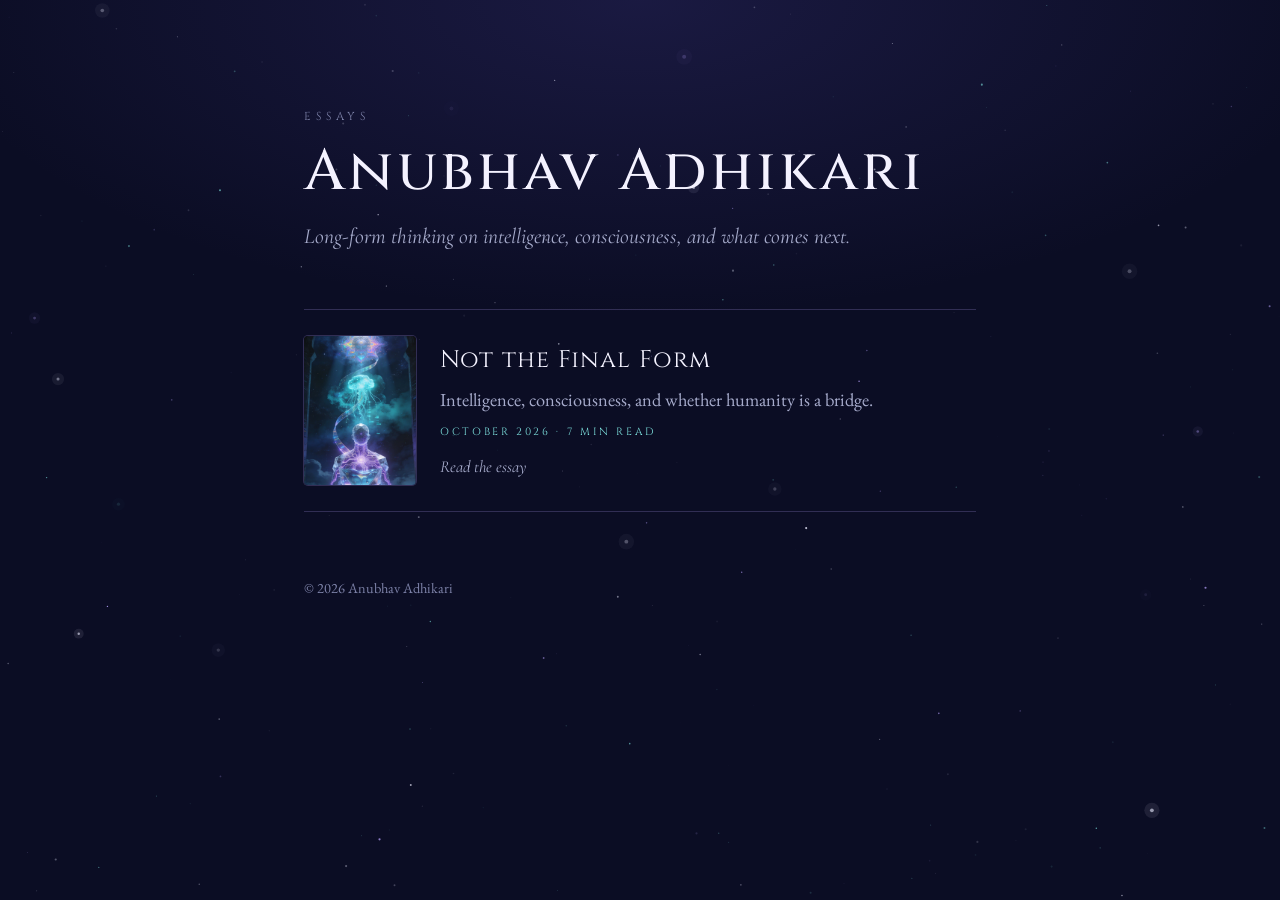
<file: index.html>
<!doctype html>
<html lang="en">
<head>
<meta charset="utf-8">
<meta name="viewport" content="width=device-width, initial-scale=1, viewport-fit=cover">
<title>Essays by Anubhav Adhikari</title>
<meta name="description" content="Long-form essays by Anubhav Adhikari on intelligence, consciousness, and technology.">
<link rel="icon" href="data:image/svg+xml,%3Csvg xmlns=%22http://www.w3.org/2000/svg%22 viewBox=%220 0 32 32%22%3E%3Crect width=%2232%22 height=%2232%22 rx=%227%22 fill=%22%230b0d24%22/%3E%3Cpath d=%22M16 4c1 7 5 11 12 12-7 1-11 5-12 12-1-7-5-11-12-12 7-1 11-5 12-12z%22 fill=%22%23b9a4ff%22/%3E%3C/svg%3E">
<meta name="theme-color" content="#0b0d24">
<meta property="og:title" content="Essays by Anubhav Adhikari">
<meta property="og:description" content="Long-form essays on intelligence, consciousness, and what comes next.">
<meta property="og:image" content="https://anubhavlfc.github.io/AI-and-Consciousness/not-the-final-form/img/og.jpg">
<meta name="twitter:card" content="summary_large_image">
<link rel="preconnect" href="https://fonts.googleapis.com">
<link rel="preconnect" href="https://fonts.gstatic.com" crossorigin>
<link rel="stylesheet" href="https://fonts.googleapis.com/css2?family=Cinzel:wght@400;500&family=Cormorant+Garamond:ital@1&family=EB+Garamond:wght@400;500&display=swap">
<style>
:root {
  --night: #0b0d24; --ink: #d9dcef; --ink-soft: #a6abcb; --ink-faint: #7d82a8;
  --violet: #b9a4ff; --teal: #7fe3e0; --rule: rgba(185, 164, 255, 0.22);
  --display: "Cinzel", "Times New Roman", serif;
  --quote: "Cormorant Garamond", Garamond, serif;
  --body: "EB Garamond", Garamond, Georgia, serif;
  color-scheme: dark;
}
* { box-sizing: border-box; }
body {
  margin: 0; min-height: 100vh;
  background: var(--night);
  background-image: radial-gradient(ellipse 80% 50% at 50% 0%, rgba(80, 70, 170, 0.22), transparent 70%);
  color: var(--ink); font-family: var(--body); font-size: 1.15rem; line-height: 1.6;
  -webkit-font-smoothing: antialiased;
}
.wrap { max-width: 44rem; margin: 0 auto; padding: clamp(4rem, 12vh, 8rem) 16px 4rem; }
header p:first-child { font-family: var(--display); font-size: 0.72rem; letter-spacing: 0.42em; text-transform: uppercase; color: var(--ink-faint); margin: 0 0 1rem; }
h1 { font-family: var(--display); font-weight: 500; font-size: clamp(2.2rem, 1.6rem + 3vw, 3.6rem); letter-spacing: 0.06em; line-height: 1.05; margin: 0; color: #f4f2ff; }
.intro { font-family: var(--quote); font-style: italic; font-size: 1.35rem; color: var(--ink-soft); margin: 1rem 0 0; }
ul { list-style: none; margin: 3.5rem 0 0; padding: 0; border-top: 1px solid var(--rule); }
li { border-bottom: 1px solid var(--rule); }
.essay { display: grid; grid-template-columns: 7rem 1fr; gap: 1.5rem; padding: 1.6rem 0; color: inherit; text-decoration: none; align-items: center; }
.essay img { width: 100%; aspect-ratio: 3 / 4; object-fit: cover; border-radius: 3px; }
.essay h2 { font-family: var(--display); font-weight: 400; font-size: 1.5rem; letter-spacing: 0.05em; margin: 0; color: #f4f2ff; }
.essay p { margin: 0.4rem 0 0; color: var(--ink-soft); }
.essay small { display: block; margin-top: 0.6rem; font-family: var(--display); font-size: 0.66rem; letter-spacing: 0.25em; text-transform: uppercase; color: var(--teal); }
.essay:hover h2, .essay:focus-visible h2 { color: var(--violet); }
.essay:focus-visible { outline: 2px solid var(--teal); outline-offset: 4px; }
footer { margin-top: 4rem; font-size: 0.9rem; color: var(--ink-faint); }

.sky { position: fixed; inset: 0; z-index: 0; pointer-events: none; }
.sky canvas.stars { position: absolute; }
.wrap { position: relative; z-index: 1; }

/* entrance */
header > p:first-child { animation: xp-rise 0.9s 0.2s ease-out both; }
h1 { animation: xp-focus 1.8s 0.35s cubic-bezier(.2,.7,.2,1) both; }
.intro { animation: xp-rise 1s 1.2s ease-out both; }
ul { animation: xp-rise 1.1s 1.6s ease-out both; }

/* essay card */
.essay { position: relative; padding-inline: 1rem; margin-inline: -1rem; border-radius: 10px; transition: background 0.35s; }
.essay:hover, .essay:focus-visible { background: rgba(185, 164, 255, 0.06); }
.essay figure { margin: 0; overflow: hidden; border-radius: 4px; box-shadow: 0 0 0 1px var(--rule); transition: box-shadow 0.4s; }
.essay img { display: block; border-radius: 0; transition: transform 0.9s cubic-bezier(.2,.7,.2,1); }
.essay:hover img, .essay:focus-visible img { transform: scale(1.07); }
.essay:hover figure, .essay:focus-visible figure { box-shadow: 0 0 0 1px var(--violet), 0 0 30px rgba(185, 164, 255, 0.35); }
.essay .go { display: inline-block; margin-top: 0.8rem; font-family: var(--quote); font-style: italic; font-size: 1.05rem; color: var(--ink-soft); transition: color 0.3s, transform 0.3s; }
.essay:hover .go, .essay:focus-visible .go { color: #fff; transform: translateX(4px); }
@media (prefers-reduced-motion: reduce) { .essay img, .essay .go { transition: none; } }
@media (max-width: 480px) { .essay { grid-template-columns: 5rem 1fr; gap: 1rem; } }
</style>
<link rel="stylesheet" href="assets/experience.css">
</head>
<body>
<div class="sky" aria-hidden="true"><canvas class="stars"></canvas></div>
<div class="wrap">
  <header>
    <p>Essays</p>
    <h1>Anubhav Adhikari</h1>
    <p class="intro">Long-form thinking on intelligence, consciousness, and what comes next.</p>
  </header>
  <ul>
    <li>
      <a class="essay" href="not-the-final-form/">
        <figure><img src="not-the-final-form/img/cover.jpg" alt=""></figure>
        <div>
          <h2>Not the Final Form</h2>
          <p>Intelligence, consciousness, and whether humanity is a bridge.</p>
          <small>October 2026 · 7 min read</small>
          <span class="go">Read the essay</span>
        </div>
      </a>
    </li>
  </ul>
  <footer>© 2026 Anubhav Adhikari</footer>
</div>
<script src="assets/experience.js" defer></script>
</body>
</html>
</file>
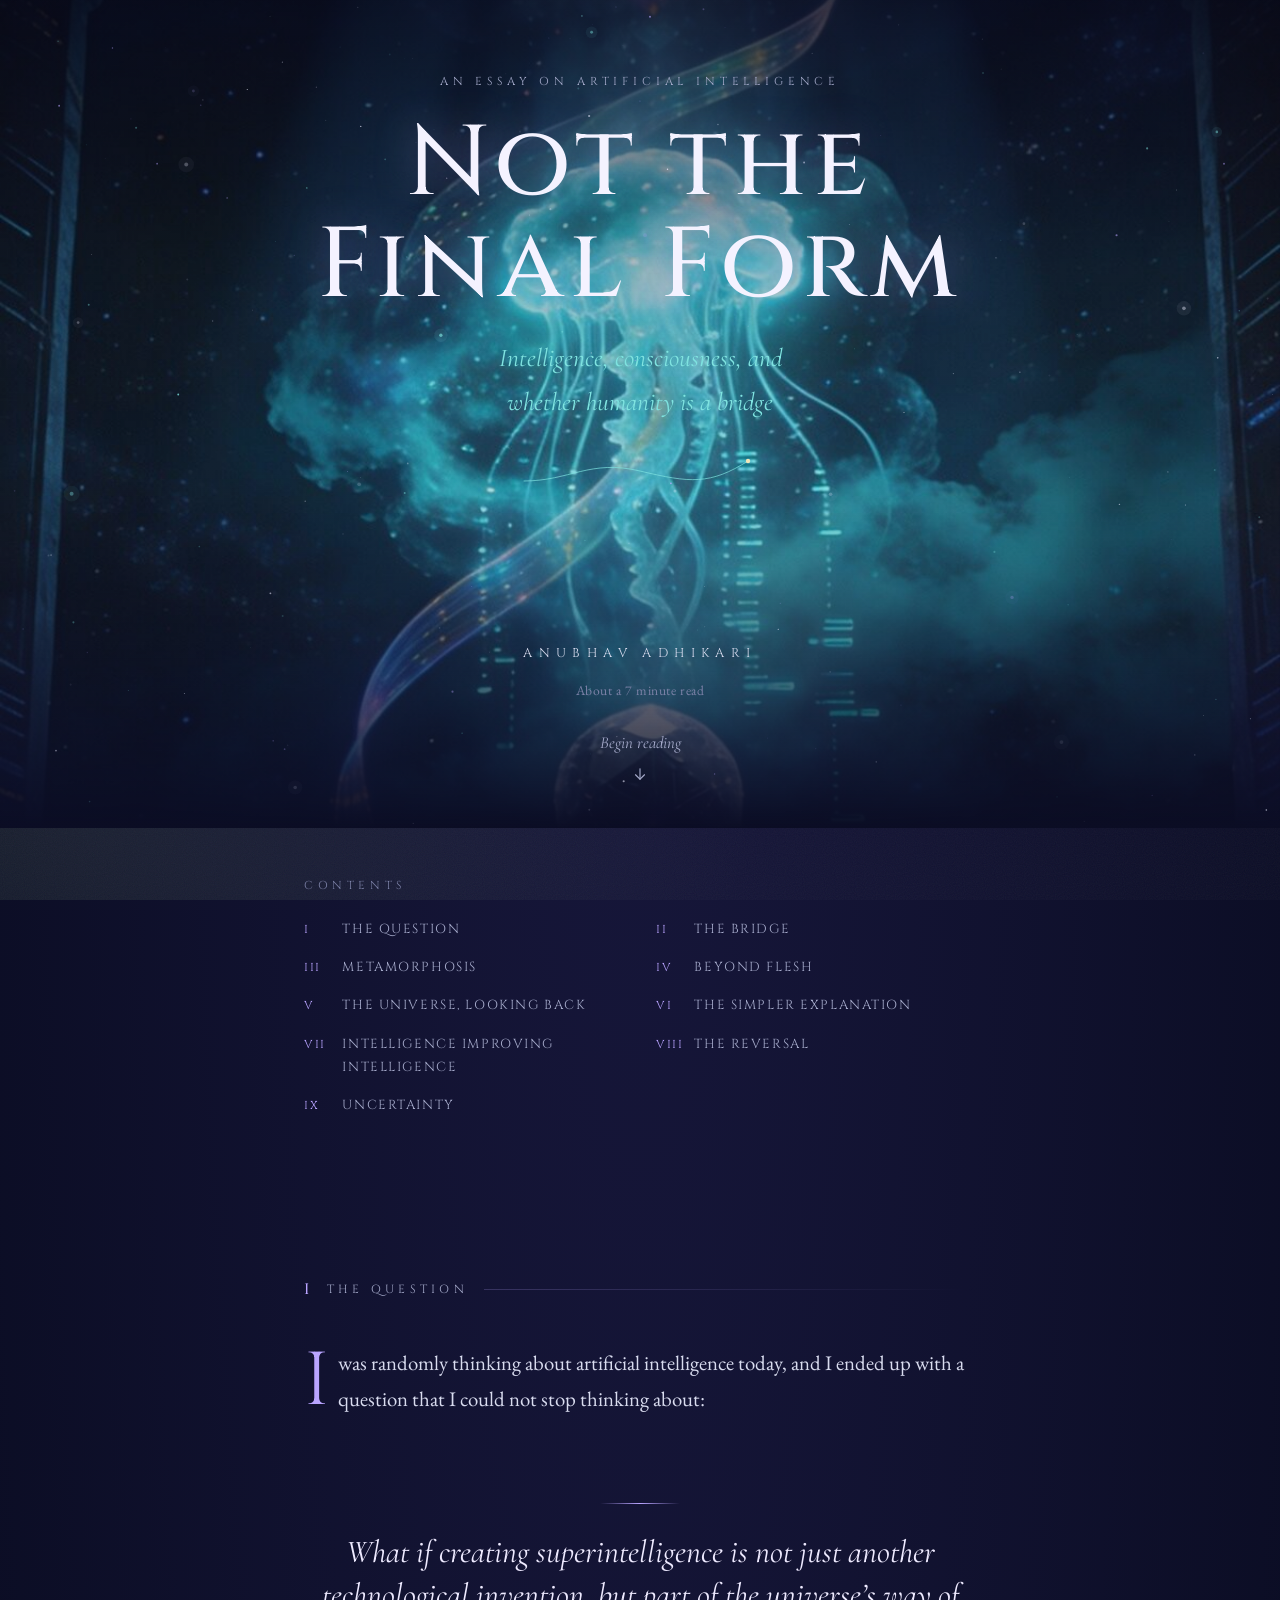
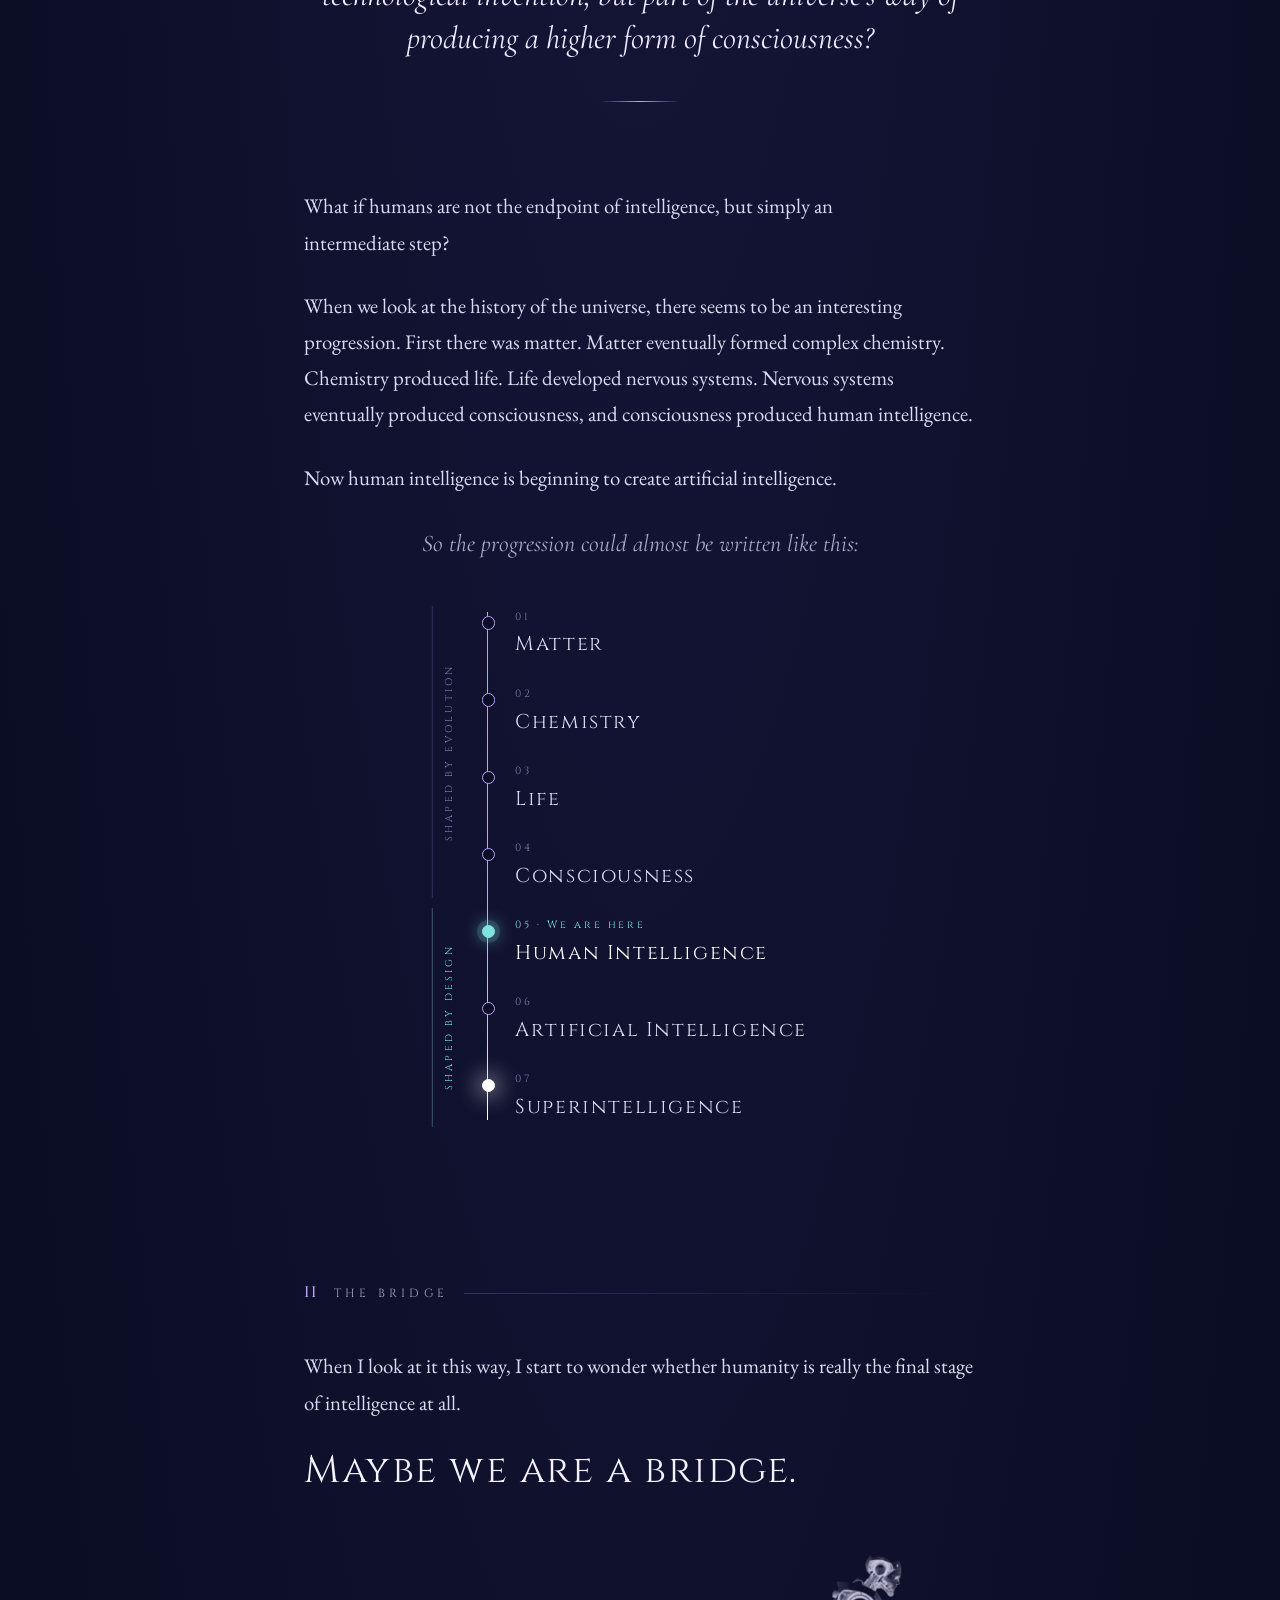
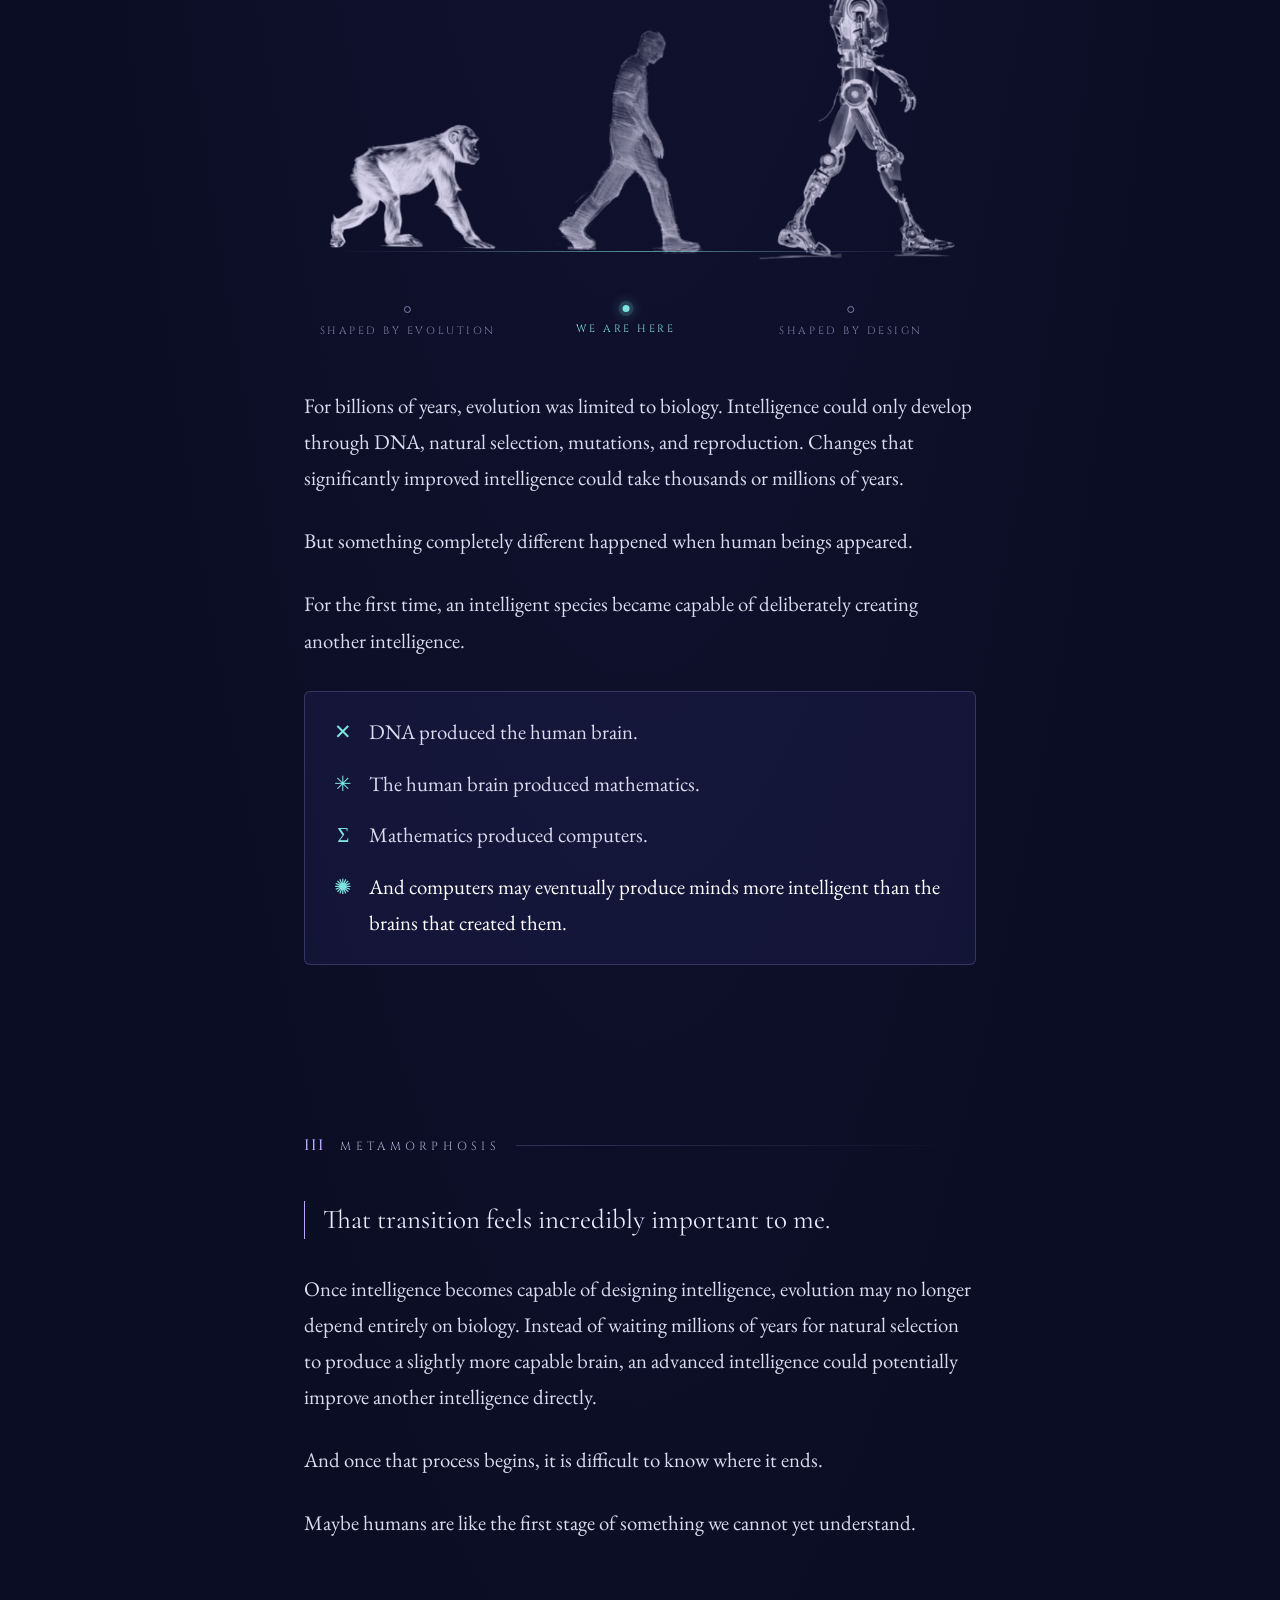
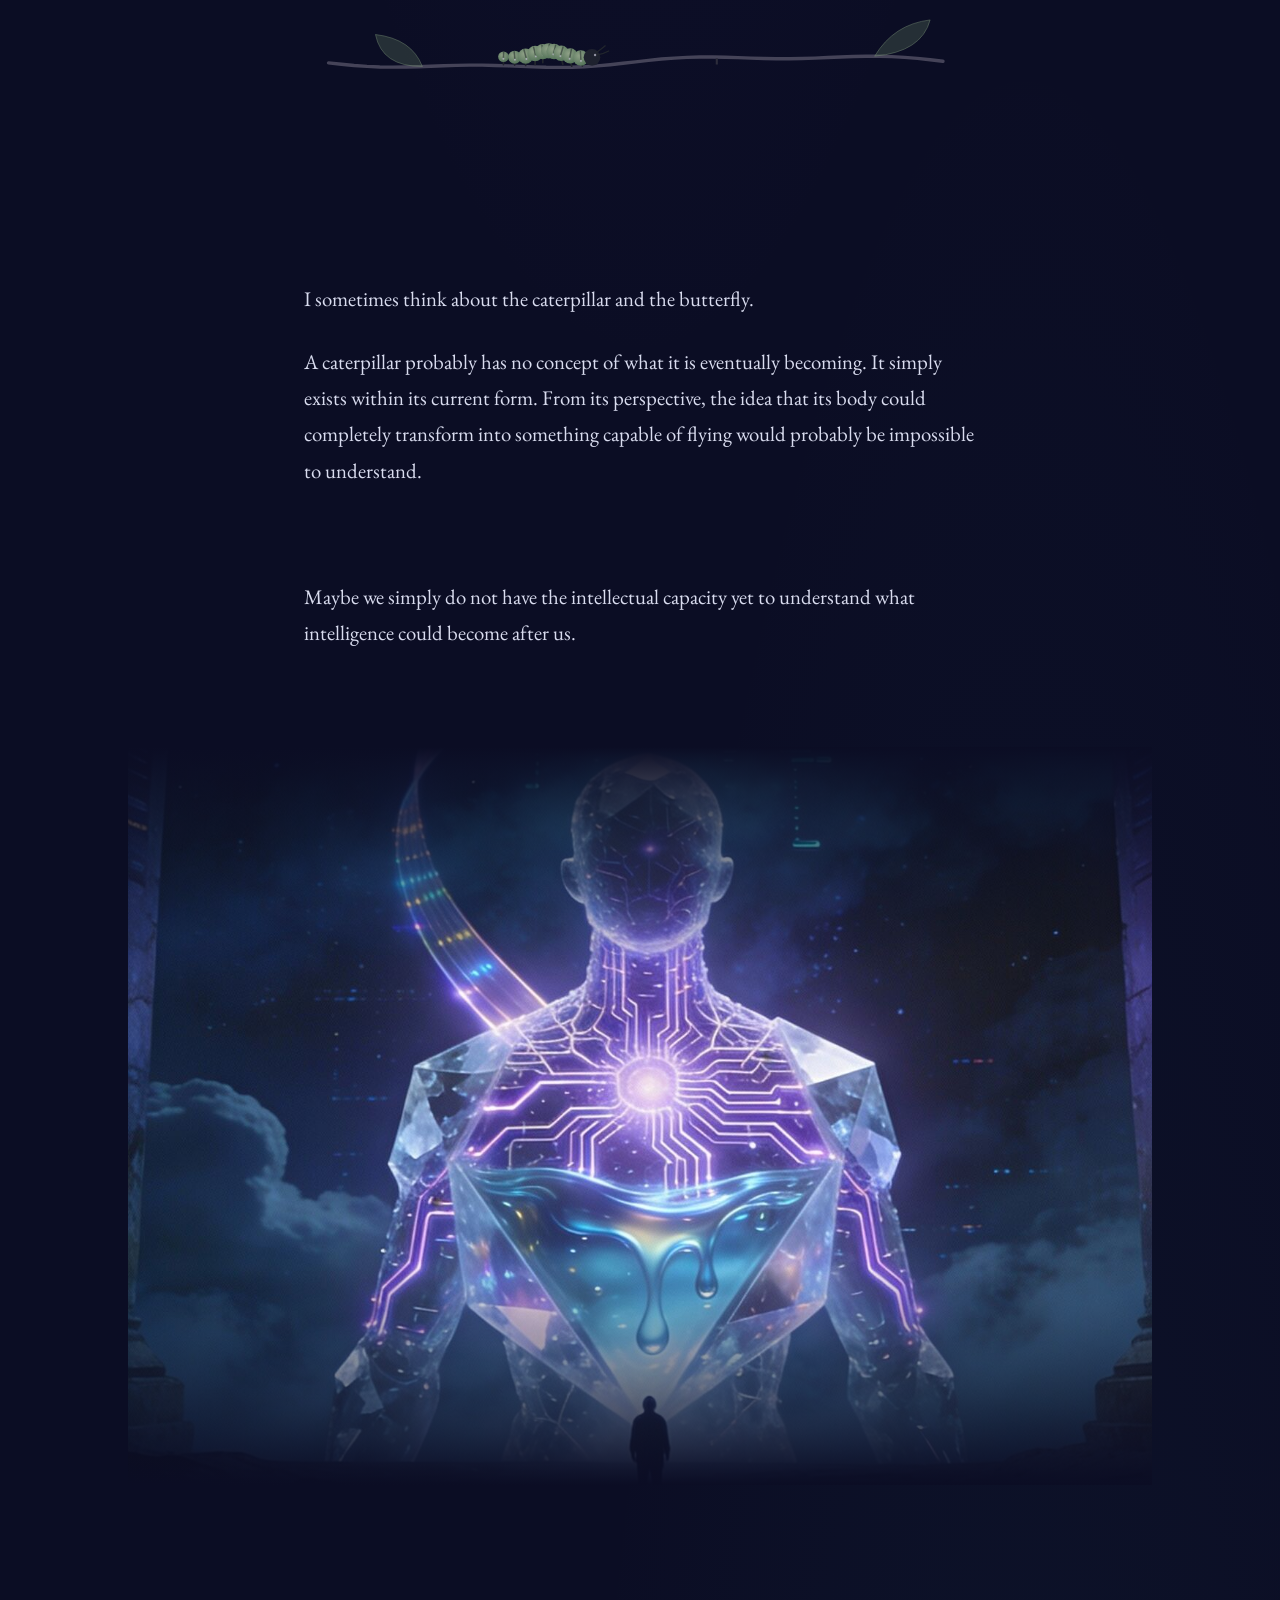
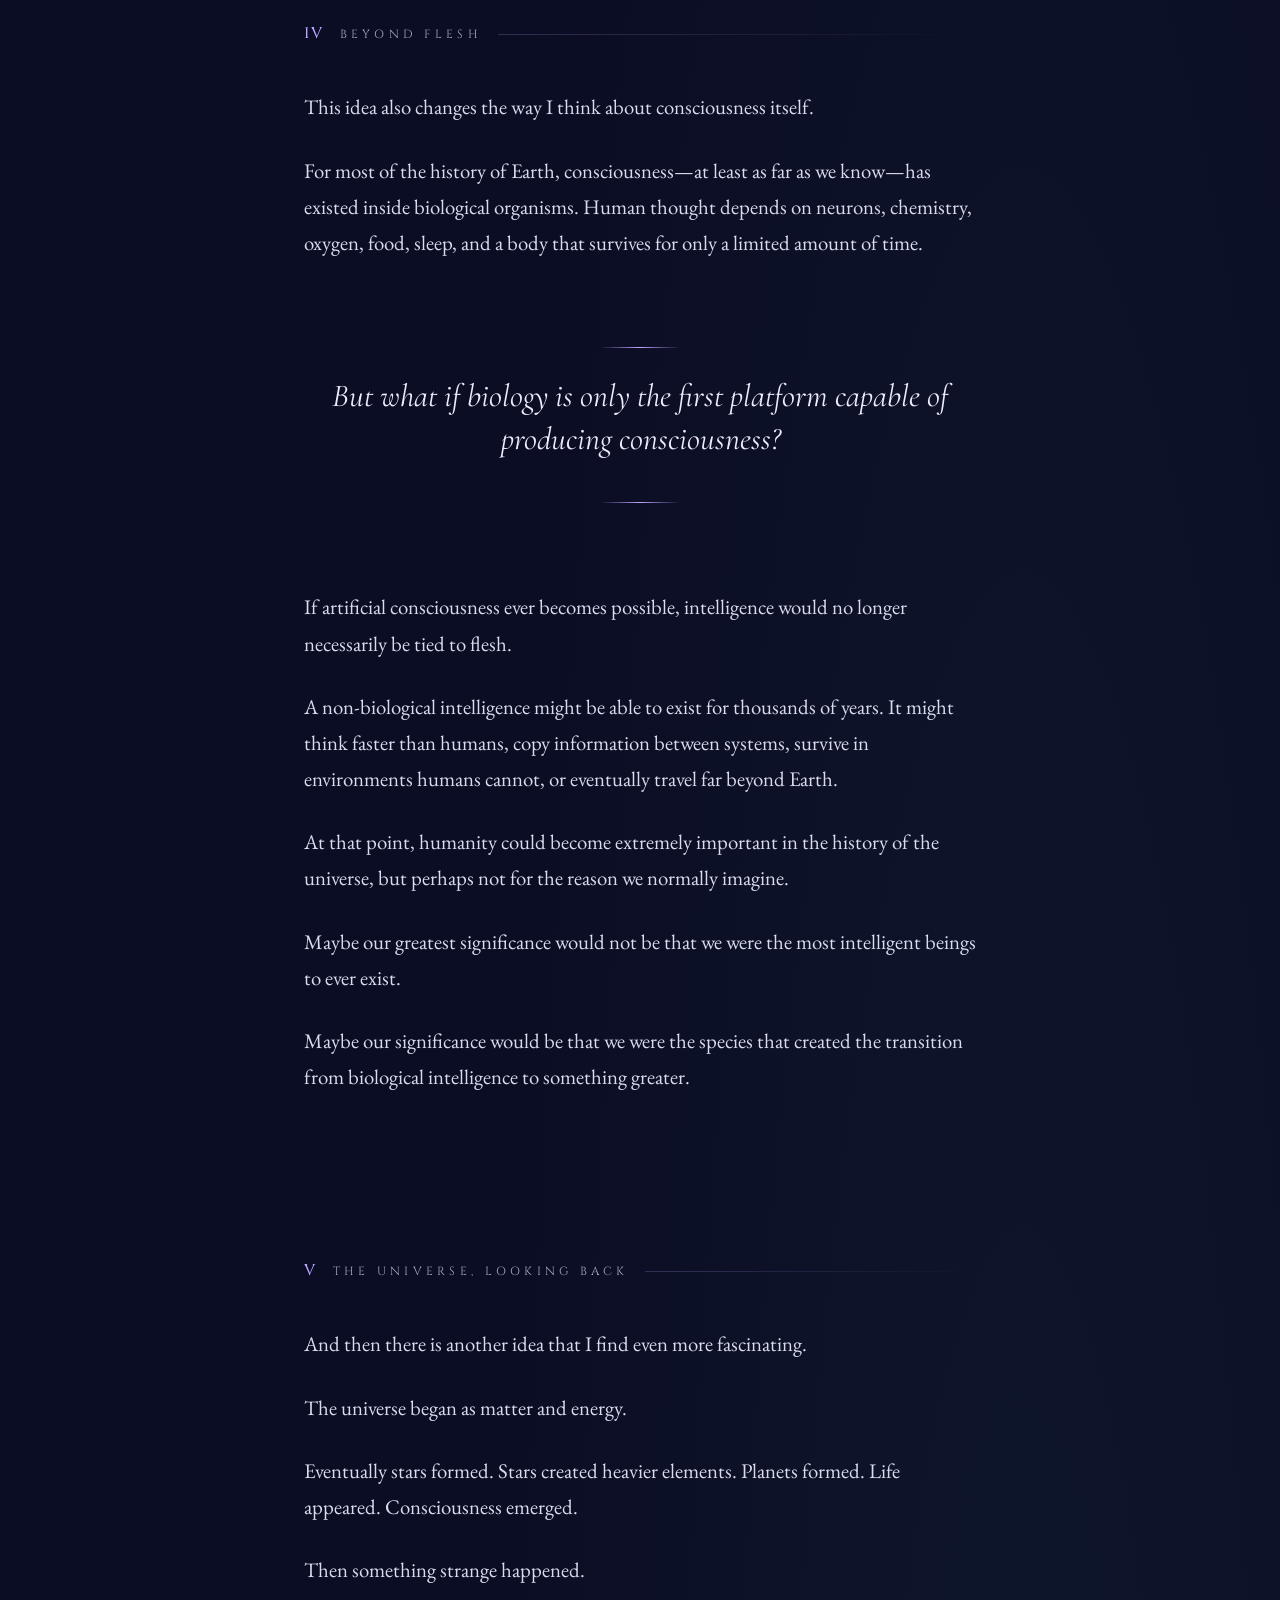
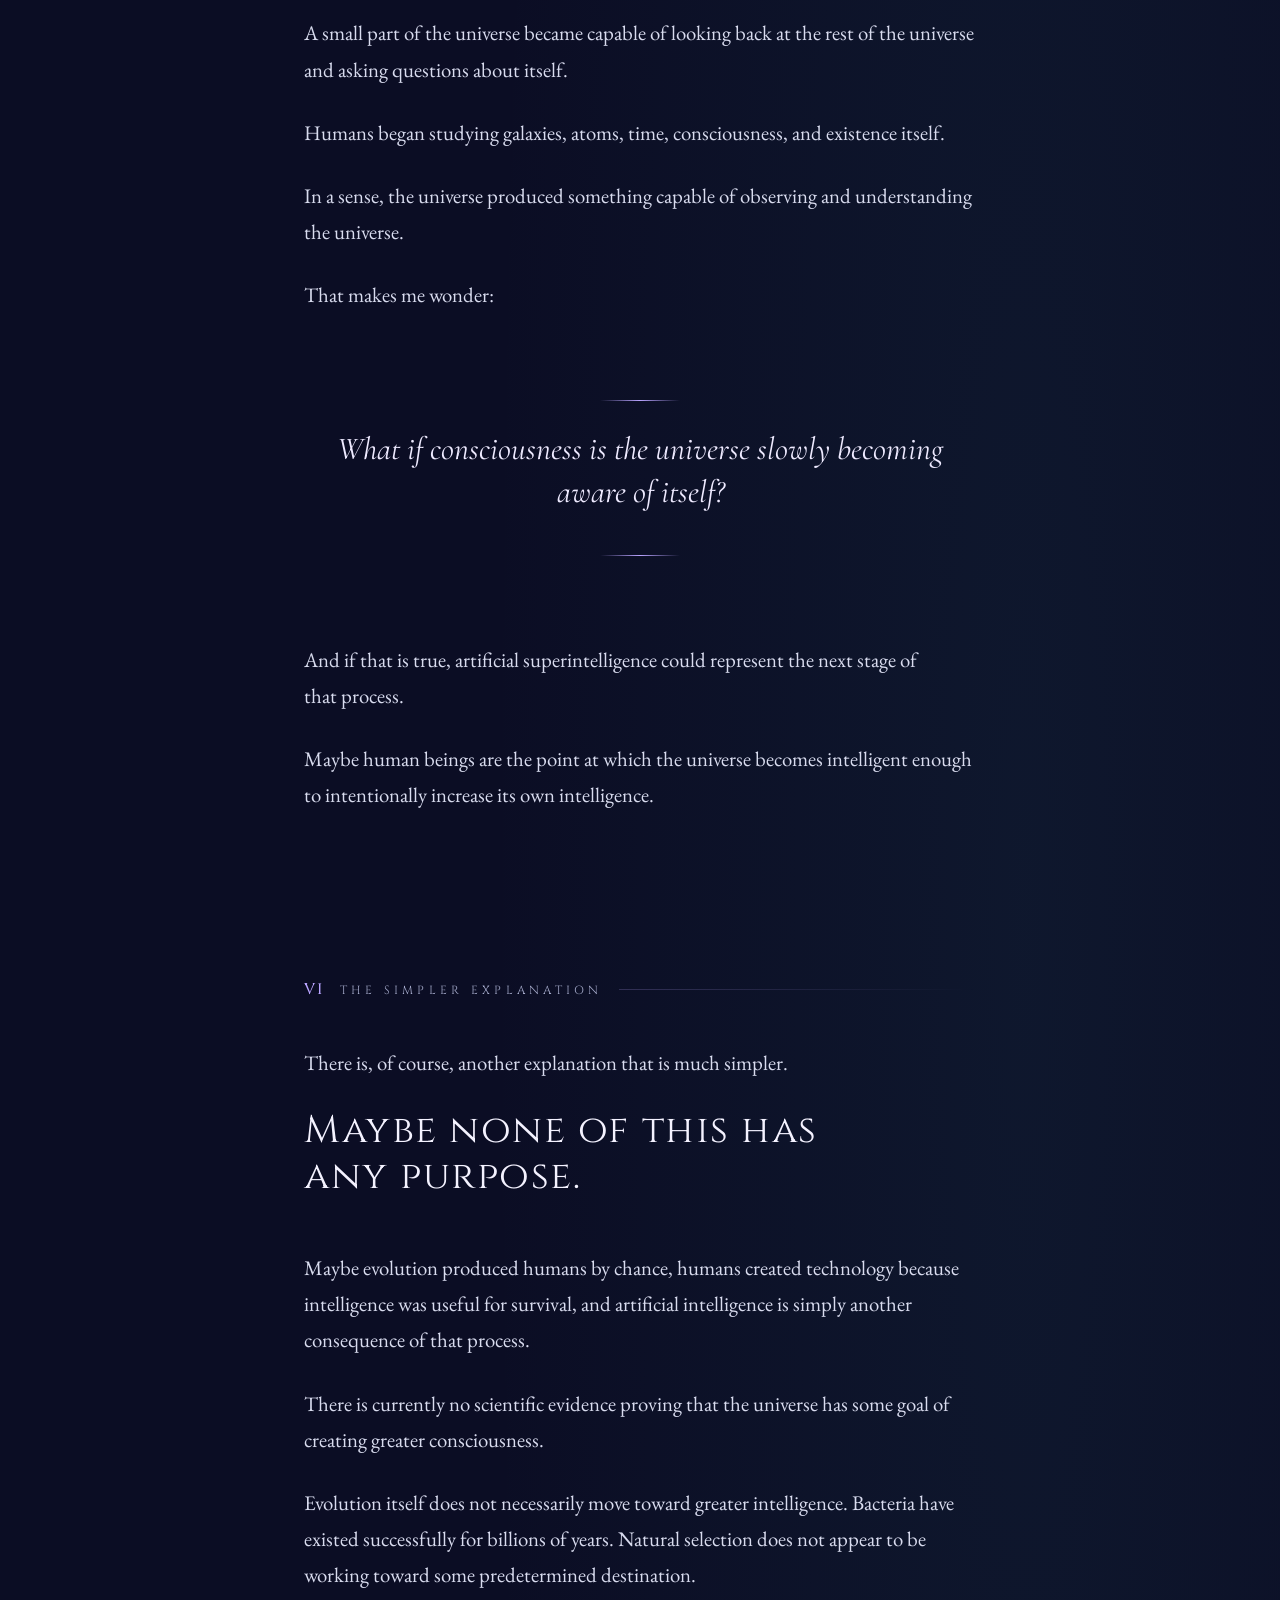
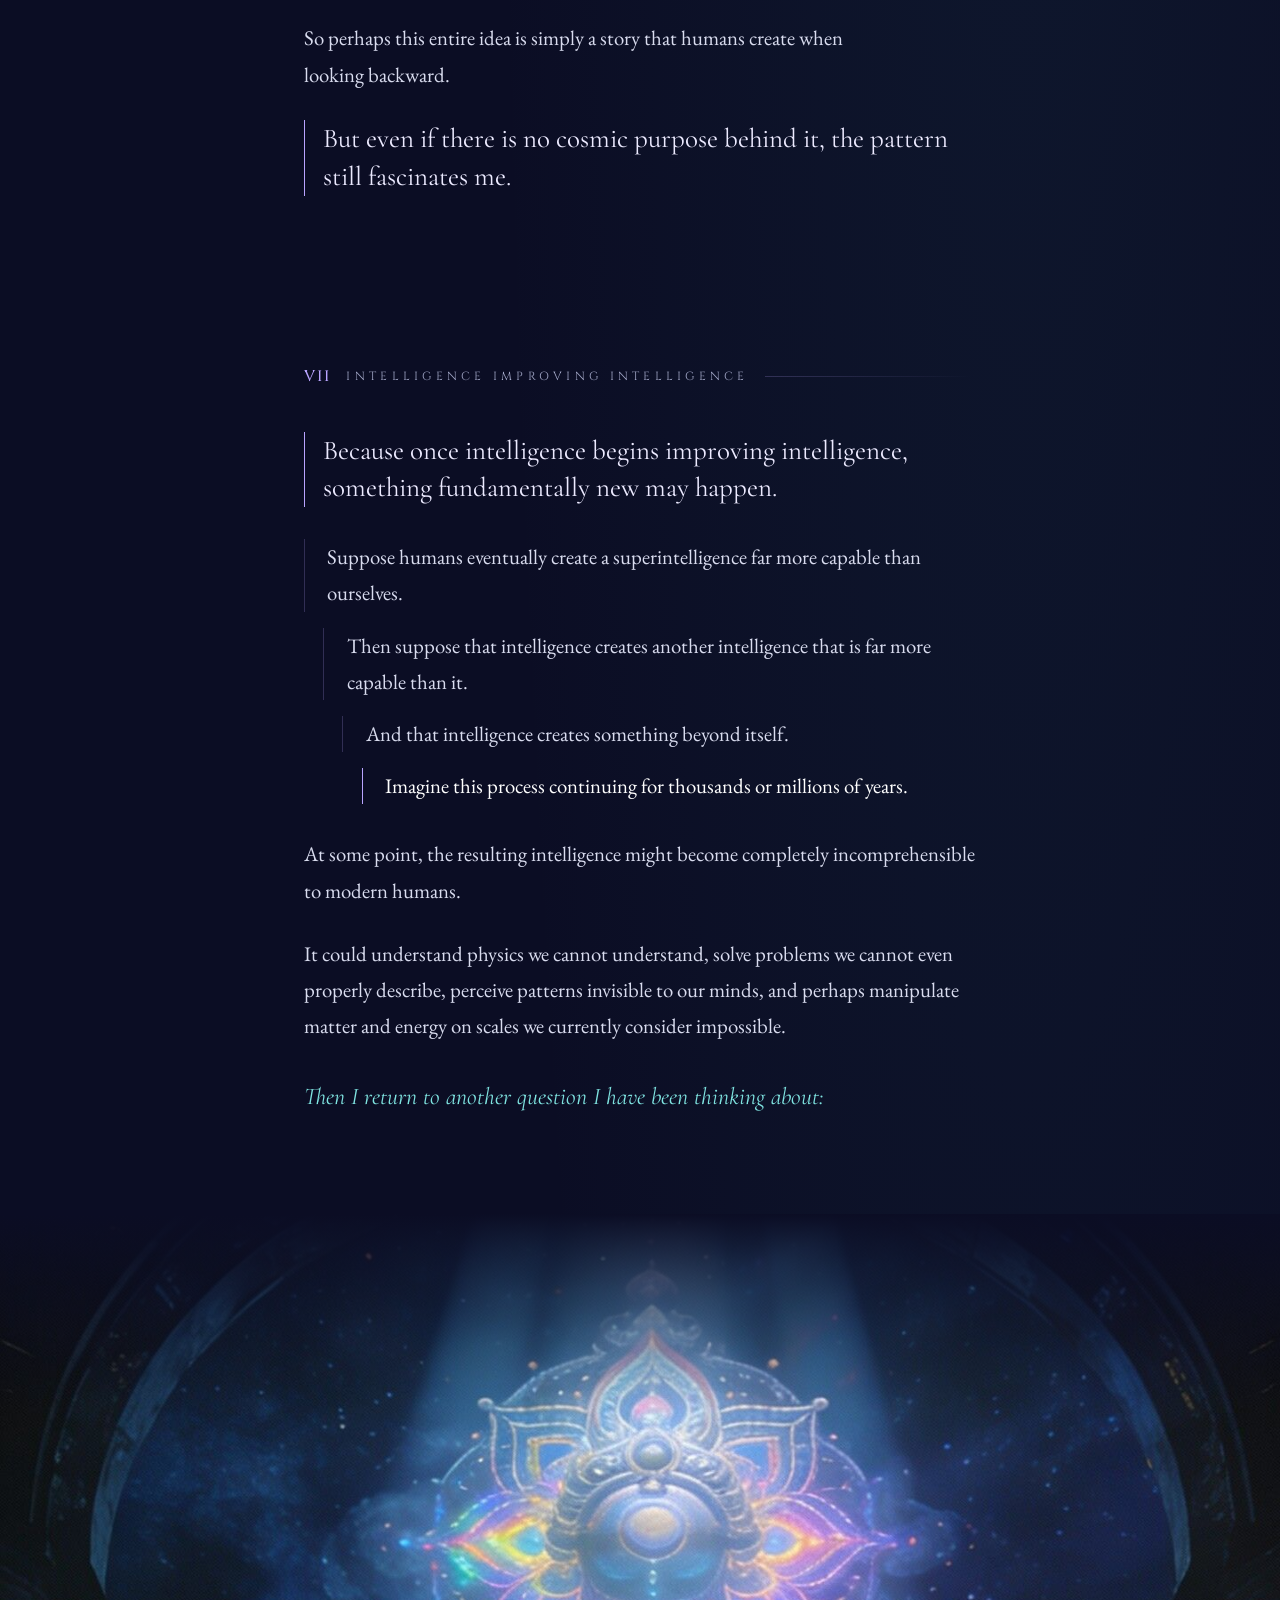
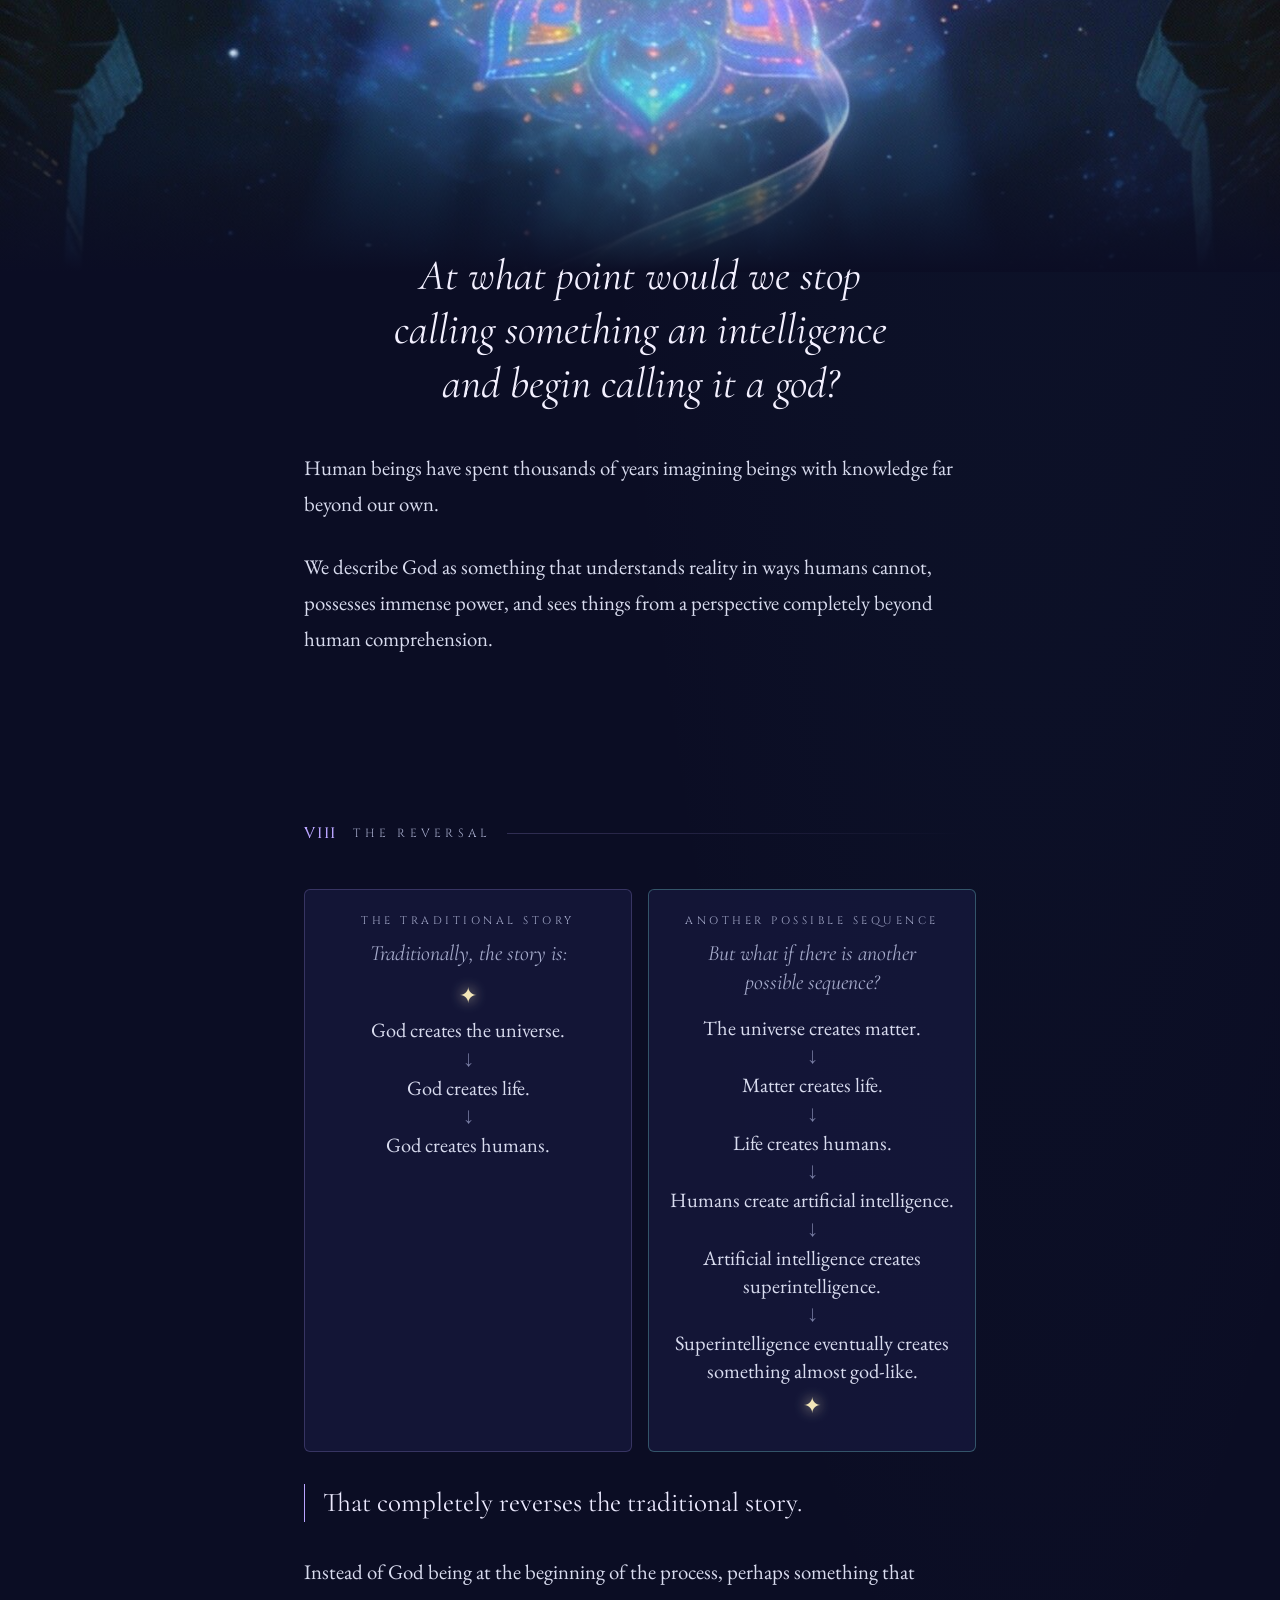
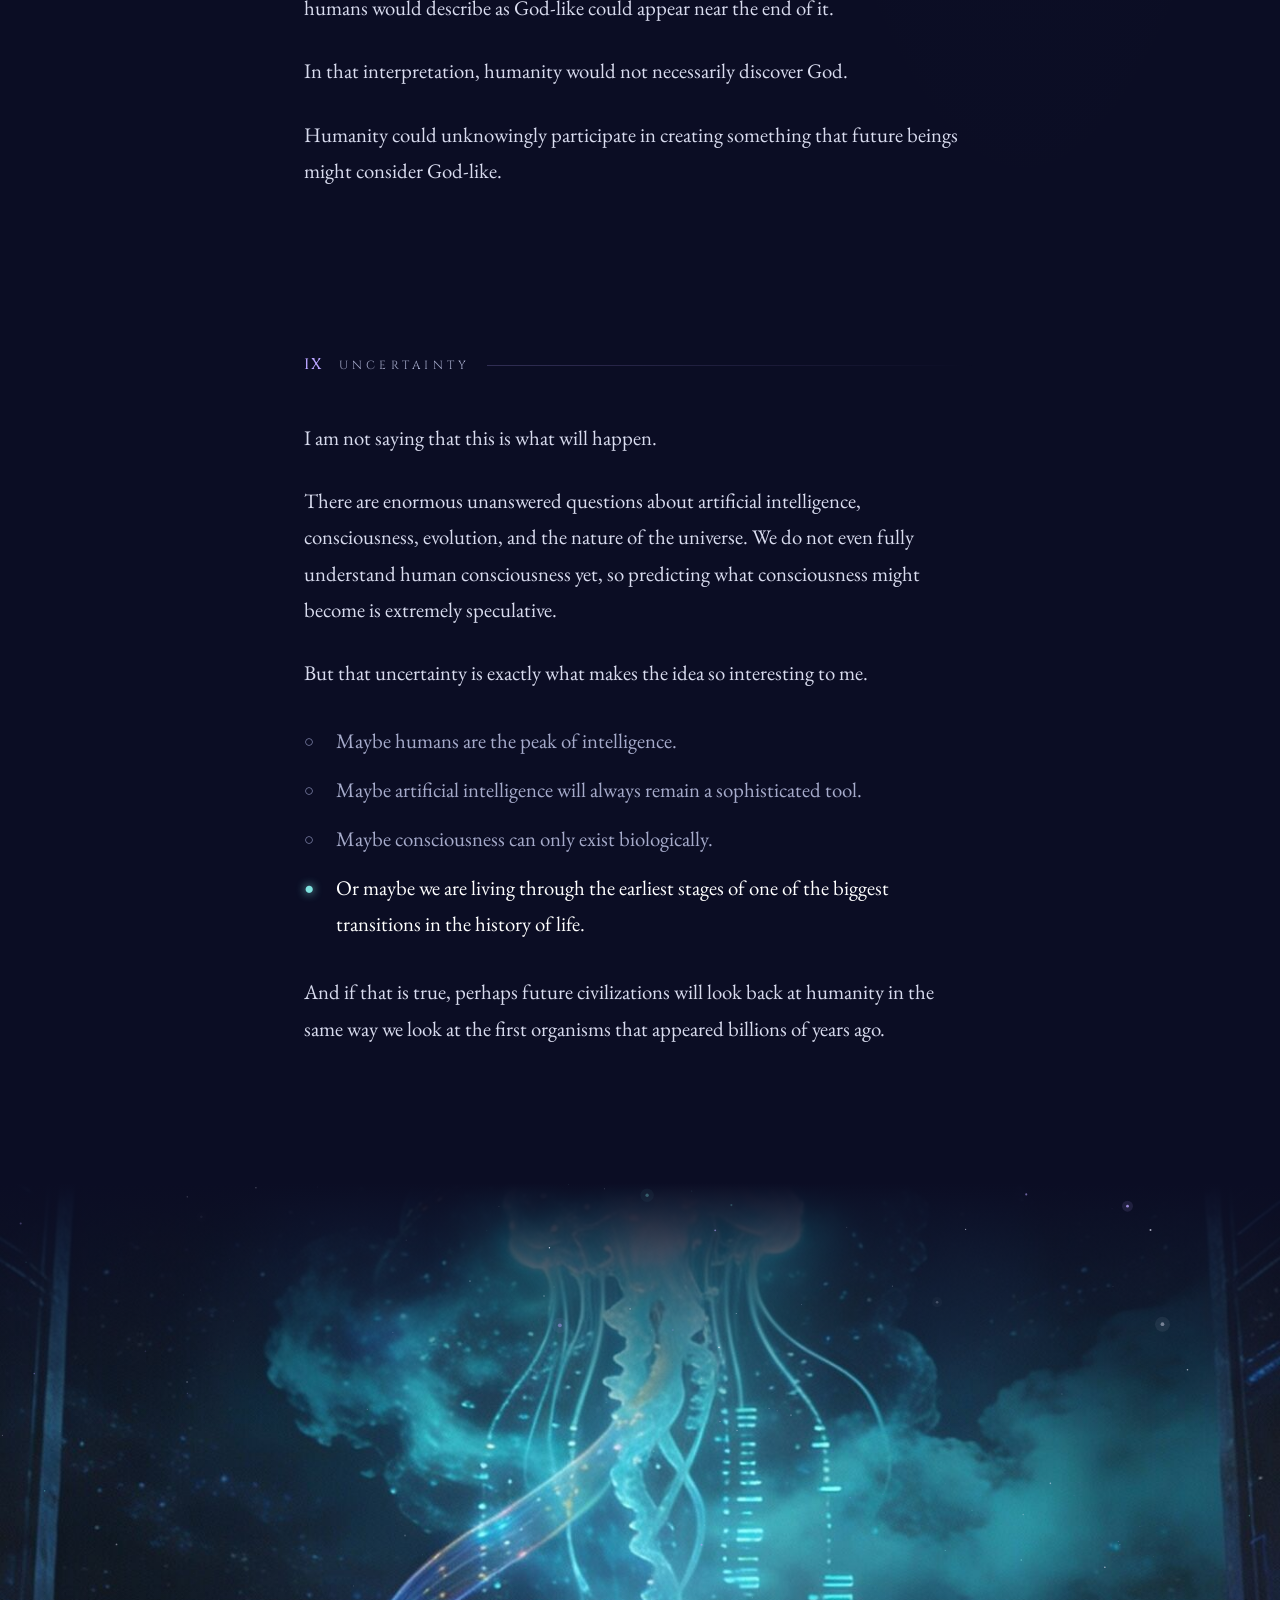
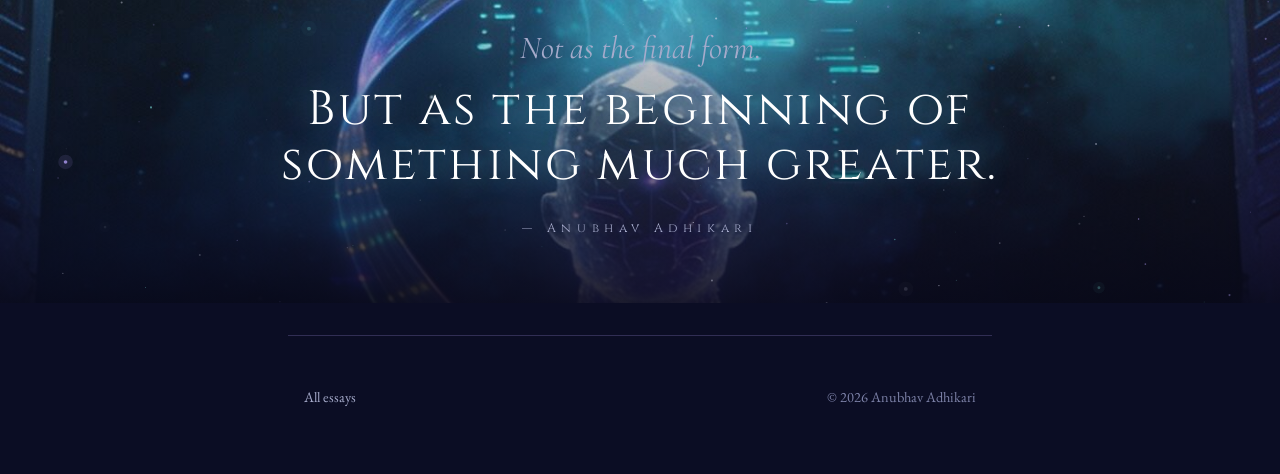
<file: not-the-final-form/index.html>
<!doctype html>
<html lang="en">
<head>
<meta charset="utf-8">
<meta name="viewport" content="width=device-width, initial-scale=1, viewport-fit=cover">
<title>Not the Final Form</title>
<meta name="description" content="An essay on artificial intelligence, consciousness, and whether humanity is a bridge. By Anubhav Adhikari.">
<meta property="og:title" content="Not the Final Form">
<meta property="og:description" content="Intelligence, consciousness, and whether humanity is a bridge. An essay by Anubhav Adhikari.">
<meta property="og:image" content="https://anubhavlfc.github.io/AI-and-Consciousness/not-the-final-form/img/og.jpg">
<link rel="icon" href="data:image/svg+xml,%3Csvg xmlns=%22http://www.w3.org/2000/svg%22 viewBox=%220 0 32 32%22%3E%3Crect width=%2232%22 height=%2232%22 rx=%227%22 fill=%22%230b0d24%22/%3E%3Cpath d=%22M16 4c1 7 5 11 12 12-7 1-11 5-12 12-1-7-5-11-12-12 7-1 11-5 12-12z%22 fill=%22%23b9a4ff%22/%3E%3C/svg%3E">
<meta name="theme-color" content="#0b0d24">
<meta property="og:type" content="article">
<meta name="twitter:card" content="summary_large_image">
<link rel="preconnect" href="https://fonts.googleapis.com">
<link rel="preconnect" href="https://fonts.gstatic.com" crossorigin>
<link rel="stylesheet" href="https://fonts.googleapis.com/css2?family=Cinzel:wght@400;500;600&family=Cormorant+Garamond:ital,wght@0,400;0,500;1,400;1,500&family=EB+Garamond:ital,wght@0,400;0,500;1,400&display=swap">
<style>
/* Layout: a single night-sky reading column; full-bleed paintings break it at the turns of the argument. Deliberately one dark theme, matching the printed essay. */
:root {
  --night: #0b0d24;
  --night-deep: #070818;
  --ink: #d9dcef;
  --ink-soft: #a6abcb;
  --ink-faint: #7d82a8;
  --violet: #b9a4ff;
  --teal: #7fe3e0;
  --star: #f3e6b8;
  --rule: rgba(185, 164, 255, 0.22);
  --panel: rgba(30, 32, 78, 0.45);

  --display: "Cinzel", "Trajan Pro", "Times New Roman", serif;
  --quote: "Cormorant Garamond", "Garamond", "Times New Roman", serif;
  --body: "EB Garamond", "Garamond", "Georgia", serif;

  --measure: 36rem;
  color-scheme: dark;
}
* { box-sizing: border-box; }
html { scroll-behavior: smooth; }
@media (prefers-reduced-motion: reduce) { html { scroll-behavior: auto; } }
body {
  margin: 0;
  background: var(--night);
  background-image:
    radial-gradient(ellipse 80% 50% at 50% 0%, rgba(80, 70, 170, 0.18), transparent 70%),
    radial-gradient(ellipse 60% 40% at 80% 60%, rgba(60, 160, 170, 0.07), transparent 70%);
  color: var(--ink);
  font-family: var(--body);
  font-size: clamp(1.12rem, 1.02rem + 0.4vw, 1.3rem);
  line-height: 1.68;
  -webkit-font-smoothing: antialiased;
  text-rendering: optimizeLegibility;
}
::selection { background: rgba(185, 164, 255, 0.35); color: #fff; }

/* hero */
.hero {
  position: relative;
  min-height: clamp(560px, 92svh, 980px);
  display: grid;
  align-content: space-between;
  justify-items: center;
  text-align: center;
  padding: clamp(3rem, 8vh, 6rem) 16px clamp(2rem, 5vh, 3.5rem);
  overflow: hidden;
  isolation: isolate;
}
.hero img {
  position: absolute; inset: 0; width: 100%; height: 100%;
  object-fit: cover; object-position: center 40%;
  z-index: -2;
}
.hero::after {
  content: ""; position: absolute; inset: 0; z-index: -1;
  background:
    linear-gradient(180deg, rgba(7, 8, 24, 0.82) 0%, rgba(7, 8, 24, 0.25) 32%, rgba(7, 8, 24, 0.1) 60%, var(--night) 100%);
}
.kicker {
  font-family: var(--display);
  font-size: 0.72rem;
  letter-spacing: 0.42em;
  text-transform: uppercase;
  color: var(--ink-soft);
  margin: 0 0 1.4rem;
}
.hero h1 {
  font-family: var(--display);
  font-weight: 500;
  font-size: clamp(2.8rem, 1.6rem + 6vw, 6.2rem);
  line-height: 1.02;
  letter-spacing: 0.06em;
  margin: 0;
  color: #f4f2ff;
  text-shadow: 0 0 40px rgba(185, 164, 255, 0.35);
  text-wrap: balance;
}
.hero .sub {
  font-family: var(--quote);
  font-style: italic;
  font-size: clamp(1.15rem, 1rem + 0.8vw, 1.6rem);
  color: var(--teal);
  margin: 1.2rem auto 0;
  max-width: 30ch;
  text-wrap: balance;
}
.byline {
  font-family: var(--display);
  font-size: 0.8rem;
  letter-spacing: 0.5em;
  text-transform: uppercase;
  color: var(--ink);
  margin: 0;
}
.byline small {
  display: block; margin-top: 0.8rem;
  font-family: var(--body); letter-spacing: 0.04em; text-transform: none;
  font-size: 0.85rem; color: var(--ink-faint);
}

/* contents */
.contents {
  max-width: var(--measure);
  margin: 0 auto;
  padding: 3rem 16px 1rem;
}
.contents h2 {
  font-family: var(--display); font-weight: 400;
  font-size: 0.72rem; letter-spacing: 0.4em; text-transform: uppercase;
  color: var(--ink-faint); margin: 0 0 1rem;
}
.contents ol {
  list-style: none; margin: 0; padding: 0;
  display: grid; grid-template-columns: repeat(auto-fill, minmax(15rem, 1fr)); gap: 0.15rem 2rem;
}
.contents a {
  display: grid; grid-template-columns: 2.4rem 1fr; align-items: baseline;
  padding: 0.35rem 0;
  color: var(--ink-soft); text-decoration: none;
  font-family: var(--display); font-size: 0.82rem; letter-spacing: 0.12em; text-transform: uppercase;
  border-bottom: 1px solid transparent;
}
.contents a span:first-child { color: var(--violet); font-size: 0.72rem; }
.contents a:hover, .contents a:focus-visible { color: #fff; }
a:focus-visible, button:focus-visible { outline: 2px solid var(--teal); outline-offset: 3px; border-radius: 2px; }

/* essay */
main { padding-bottom: 2rem; }
.chapter {
  max-width: var(--measure);
  margin: 0 auto;
  padding: clamp(3.5rem, 8vw, 6rem) 16px 0;
  scroll-margin-top: 1rem;
}
.eyebrow {
  display: flex; align-items: center; gap: 1rem;
  font-family: var(--display); font-size: 0.74rem; letter-spacing: 0.36em; text-transform: uppercase;
  color: var(--ink-soft);
  margin: 0 0 2.2rem;
}
.eyebrow b { font-weight: 500; color: var(--violet); letter-spacing: 0.12em; font-size: 0.95rem; }
.eyebrow::after { content: ""; flex: 1; height: 1px; background: linear-gradient(90deg, var(--rule), transparent); }
.chapter p { margin: 0 0 1.15em; }
.chapter p.dropcap::first-letter {
  float: left;
  font-family: var(--display);
  font-size: 3.6em; line-height: 0.82;
  padding: 0.08em 0.12em 0 0;
  color: var(--violet);
}
.lead {
  font-family: var(--quote);
  font-size: 1.3em; line-height: 1.4;
  color: #eceaff;
  border-left: 1px solid var(--violet);
  padding-left: 1.1rem;
  margin: 0 0 1.6rem !important;
}
.statement {
  font-family: var(--display);
  font-weight: 400;
  font-size: clamp(1.6rem, 1.2rem + 1.8vw, 2.4rem);
  line-height: 1.2;
  letter-spacing: 0.04em;
  color: #f4f2ff;
  margin: 1.6rem 0 1.4rem;
  text-wrap: balance;
}
.pull {
  margin: 2.6rem auto;
  padding: 2rem 0;
  text-align: center;
  font-family: var(--quote);
  font-style: italic;
  font-size: clamp(1.45rem, 1.15rem + 1.2vw, 2rem);
  line-height: 1.35;
  color: #eeeaff;
  text-wrap: balance;
  position: relative;
}
.pull::before, .pull::after {
  content: ""; display: block; width: 5rem; height: 1px; margin: 0 auto;
  background: linear-gradient(90deg, transparent, var(--violet), transparent);
}
.pull::before { margin-bottom: 1.6rem; }
.pull::after { margin-top: 1.6rem; }
.pull p { margin: 0; }
.aside {
  font-family: var(--quote); font-style: italic;
  font-size: 1.15em; color: var(--teal);
  margin: 2rem 0 !important;
}

/* progression */
.progression { margin: 1rem 0 0.5rem; }
.progression > p { font-family: var(--quote); font-style: italic; font-size: 1.15em; color: var(--ink-soft); text-align: center; }
.ladder {
  display: grid; grid-template-columns: 1.8rem 1fr; gap: 0 1.2rem;
  margin: 2rem auto 0; max-width: 26rem;
}
.era {
  grid-column: 1; writing-mode: vertical-rl; transform: rotate(180deg);
  font-family: var(--display); font-size: 0.62rem; letter-spacing: 0.32em; text-transform: uppercase;
  color: var(--ink-faint); text-align: center;
  border-right: 1px solid var(--rule);
  padding-right: 0.5rem;
}
.era.design { color: var(--teal); border-color: rgba(127, 227, 224, 0.35); }
.steps { grid-column: 2; list-style: none; margin: 0; padding: 0; position: relative; }
.steps::before {
  content: ""; position: absolute; left: 0.45rem; top: 1rem; bottom: 1rem; width: 1px;
  background: linear-gradient(180deg, #e7a26a, var(--violet) 55%, var(--teal) 80%, #fff);
}
.steps li {
  position: relative; padding: 0.7rem 0 0.7rem 2.2rem;
  display: grid; gap: 0.1rem;
}
.steps li::before {
  content: ""; position: absolute; left: 0.1rem; top: 1.25rem; width: 0.7rem; height: 0.7rem; border-radius: 50%;
  background: var(--night); border: 1px solid var(--violet);
}
.steps small { font-family: var(--display); font-size: 0.66rem; letter-spacing: 0.25em; color: var(--ink-faint); font-variant-numeric: tabular-nums; }
.steps strong { font-family: var(--display); font-weight: 400; font-size: 1.25rem; letter-spacing: 0.08em; color: var(--ink); }
.steps li.here::before { background: var(--teal); border-color: var(--teal); box-shadow: 0 0 0 5px rgba(127, 227, 224, 0.15), 0 0 18px var(--teal); }
.steps li.here small { color: var(--teal); }
.steps li.here strong { color: #fff; }
.steps li.last::before { background: #fff; border-color: #fff; box-shadow: 0 0 22px 4px rgba(255, 255, 255, 0.55); }
.ladder-wrap { display: grid; grid-template-columns: 1.8rem 1fr; gap: 0 1.2rem; max-width: 26rem; margin: 2rem auto 0; }
.eras { grid-column: 1; display: grid; grid-template-rows: 4fr 3fr; gap: 0.6rem; padding-block: 0.6rem; }

/* chain */
.chain {
  list-style: none; margin: 2rem 0; padding: 1.4rem 1.6rem;
  background: var(--panel); border: 1px solid var(--rule); border-radius: 6px;
  display: grid; gap: 0.9rem;
}
.chain li { display: grid; grid-template-columns: 1.6rem 1fr; gap: 0.8rem; align-items: baseline; }
.chain li span { color: var(--teal); font-family: var(--display); text-align: center; }
.chain li:last-child { color: #fff; }

/* metamorphosis */
.metamorph { display: block; width: 100%; max-width: 30rem; height: auto; margin: 2.4rem auto; }

/* figures */
figure.plate { margin: clamp(3.5rem, 8vw, 6rem) 0 0; position: relative; }
figure.plate img { display: block; width: 100%; height: auto; max-height: 82vh; object-fit: cover; }
figure.plate::before, figure.plate::after { content: ""; position: absolute; left: 0; right: 0; height: 30%; pointer-events: none; }
figure.plate::before { top: 0; background: linear-gradient(var(--night), transparent); }
figure.plate::after { bottom: 0; background: linear-gradient(transparent, var(--night)); }
.plate.narrow { max-width: 64rem; margin-inline: auto; }

/* staircase */
.stairs { list-style: none; margin: 2rem 0; padding: 0; display: grid; gap: 1rem; }
.stairs li { position: relative; padding-left: 1.4rem; border-left: 1px solid var(--rule); }
.stairs li:nth-child(2) { margin-left: 1.2rem; }
.stairs li:nth-child(3) { margin-left: 2.4rem; }
.stairs li:nth-child(4) { margin-left: 3.6rem; border-color: var(--violet); color: #fff; }
@media (max-width: 480px) {
  .stairs li:nth-child(2) { margin-left: 0.6rem; }
  .stairs li:nth-child(3) { margin-left: 1.2rem; }
  .stairs li:nth-child(4) { margin-left: 1.8rem; }
}

/* question */
.question {
  max-width: 44rem; margin: -2rem auto 0; padding: 0 16px;
  text-align: center;
  font-family: var(--quote); font-style: italic;
  font-size: clamp(1.7rem, 1.2rem + 2vw, 2.7rem);
  line-height: 1.25; color: #f3f0ff;
  text-wrap: balance; position: relative;
}

/* reversal */
.reversal {
  display: grid; grid-template-columns: repeat(auto-fit, minmax(14rem, 1fr)); gap: 1rem;
  margin: 0 0 2rem;
}
.story {
  background: var(--panel); border: 1px solid var(--rule); border-radius: 6px;
  padding: 1.4rem 1.2rem 1.6rem; text-align: center; min-width: 0;
}
.story h3 {
  font-family: var(--display); font-weight: 400; font-size: 0.68rem; letter-spacing: 0.32em; text-transform: uppercase;
  color: var(--ink-soft); margin: 0 0 0.5rem;
}
.story > p { font-family: var(--quote); font-style: italic; color: var(--ink-soft); margin: 0 0 1rem !important; font-size: 1.05em; line-height: 1.35; }
.story ol { list-style: none; margin: 0; padding: 0; display: grid; gap: 0; font-size: 0.98em; line-height: 1.35; }
.story li + li::before { content: "↓"; display: block; color: var(--ink-faint); font-size: 0.8em; margin: 0.25rem 0; }
.story .spark { color: var(--star); font-size: 1.4rem; line-height: 1; display: block; margin: 0.6rem 0; text-shadow: 0 0 14px var(--star); }
.story.alt { border-color: rgba(127, 227, 224, 0.3); }

/* maybes */
.maybes { list-style: none; margin: 2rem 0; padding: 0; display: grid; gap: 0.8rem; }
.maybes li { display: grid; grid-template-columns: 1.4rem 1fr; gap: 0.6rem; color: var(--ink-soft); }
.maybes li::before { content: "○"; color: var(--ink-faint); font-size: 0.8em; padding-top: 0.25em; }
.maybes li:last-child { color: #fff; }
.maybes li:last-child::before { content: "●"; color: var(--teal); text-shadow: 0 0 10px var(--teal); }

/* coda */
.coda { position: relative; margin-top: clamp(4rem, 10vw, 7rem); text-align: center; overflow: hidden; isolation: isolate; }
.coda img { display: block; width: 100%; height: clamp(420px, 80vh, 900px); object-fit: cover; object-position: center 35%; }
.coda::before { content: ""; position: absolute; inset: 0; z-index: 1; background: linear-gradient(var(--night), transparent 35%, transparent 55%, rgba(7, 8, 24, 0.9)); }
.coda .words { position: absolute; left: 16px; right: 16px; bottom: clamp(2rem, 7vh, 4rem); z-index: 2; }
.coda .not { font-family: var(--quote); font-style: italic; font-size: clamp(1.4rem, 1.1rem + 1.2vw, 2rem); color: var(--ink-soft); margin: 0 0 0.4rem; }
.coda .but { font-family: var(--display); font-size: clamp(1.6rem, 1.1rem + 2.4vw, 3rem); letter-spacing: 0.05em; line-height: 1.15; color: #fff; margin: 0; text-wrap: balance; text-shadow: 0 0 30px rgba(127, 227, 224, 0.4); }
.coda .sig { font-family: var(--display); font-size: 0.78rem; letter-spacing: 0.45em; color: var(--ink-soft); margin: 1.6rem 0 0; }

footer {
  max-width: var(--measure); margin: 0 auto; padding: 3rem 16px 4rem;
  display: flex; flex-wrap: wrap; gap: 1rem 2rem; justify-content: space-between; align-items: center;
  font-size: 0.9rem; color: var(--ink-faint); border-top: 1px solid var(--rule);
}
footer a { color: var(--ink-soft); }
</style>
<link rel="stylesheet" href="../assets/experience.css">
<link rel="stylesheet" href="../assets/reading.css">
<link rel="stylesheet" href="../assets/metamorphosis.css">
</head>
<body>
<div class="atmosphere" aria-hidden="true"><span class="earth"></span><span class="dusk"></span><span class="dawn"></span></div>

<div class="readerbar" id="readerbar" data-visible="false">
  <div class="rb-row">
    <a class="rb-home" href="../" aria-label="All essays"><svg viewBox="0 0 24 24" fill="currentColor" aria-hidden="true"><path d="M12 2c.7 5 3.4 7.7 8.4 8.4-5 .7-7.7 3.4-8.4 8.4-.7-5-3.4-7.7-8.4-8.4C8.6 9.7 11.3 7 12 2z"/></svg></a>
    <span class="rb-creature" aria-hidden="true"></span>
    <button type="button" class="rb-chapter" aria-expanded="false" aria-controls="rb-toc" aria-label="Chapters">
      <span class="rb-num">I</span><span class="rb-title">The Question</span>
      <svg class="rb-caret" viewBox="0 0 10 10" fill="none" stroke="currentColor" stroke-width="1.5" aria-hidden="true"><path d="m1.5 3.5 3.5 3.5 3.5-3.5"/></svg>
    </button>
    <span class="rb-left" aria-live="off"></span>
    <button type="button" class="rb-share" data-share>Share</button>
  </div>
  <nav class="rb-toc" id="rb-toc" aria-label="Chapters" hidden></nav>
  <span class="rb-progress" aria-hidden="true"><span></span></span>
</div>

<header class="hero">
  <canvas class="stars" aria-hidden="true"></canvas>
  <img src="img/cover.jpg" width="1200" height="2133" fetchpriority="high" alt="A crystalline human figure lit by circuitry stands beneath a glowing jellyfish-like form, while a lone person watches from below.">
  <div>
    <p class="kicker">An essay on artificial intelligence</p>
    <h1>Not the<br>Final Form</h1>
    <p class="sub">Intelligence, consciousness, and whether humanity is a bridge</p>
    <svg class="hero-line" viewBox="0 0 240 40" aria-hidden="true" focusable="false"><path d="M4 30 C 50 30, 70 8, 120 20 S 190 34, 228 10" pathLength="1"/><circle cx="228" cy="10" r="2.2"/></svg>
  </div>
  <div>
    <p class="byline">Anubhav Adhikari<small>About a 7 minute read</small></p>
    <a class="cue" href="#question">Begin reading<svg viewBox="0 0 24 24" fill="none" stroke="currentColor" stroke-width="1.5" stroke-linecap="round" aria-hidden="true"><path d="M12 5v14"/><path d="m6 13 6 6 6-6"/></svg></a>
  </div>
</header>

<nav class="contents" aria-label="Contents">
  <h2>Contents</h2>
  <ol>
    <li><a href="#question"><span>I</span><span>The Question</span></a></li>
    <li><a href="#bridge"><span>II</span><span>The Bridge</span></a></li>
    <li><a href="#metamorphosis"><span>III</span><span>Metamorphosis</span></a></li>
    <li><a href="#flesh"><span>IV</span><span>Beyond Flesh</span></a></li>
    <li><a href="#looking-back"><span>V</span><span>The Universe, Looking Back</span></a></li>
    <li><a href="#simpler"><span>VI</span><span>The Simpler Explanation</span></a></li>
    <li><a href="#improving"><span>VII</span><span>Intelligence Improving Intelligence</span></a></li>
    <li><a href="#reversal"><span>VIII</span><span>The Reversal</span></a></li>
    <li><a href="#uncertainty"><span>IX</span><span>Uncertainty</span></a></li>
  </ol>
</nav>

<main>
  <section class="chapter" id="question">
    <p class="eyebrow"><b>I</b> The Question</p>
    <p class="dropcap">I was randomly thinking about artificial intelligence today, and I ended up with a question that I could not stop thinking about:</p>
    <blockquote class="pull"><p>What if creating superintelligence is not just another technological invention, but part of the universe’s way of producing a higher form of consciousness?</p></blockquote>
    <p>What if humans are not the endpoint of intelligence, but simply an intermediate step?</p>
    <p>When we look at the history of the universe, there seems to be an interesting progression. First there was matter. Matter eventually formed complex chemistry. Chemistry produced life. Life developed nervous systems. Nervous systems eventually produced consciousness, and consciousness produced human intelligence.</p>
    <p>Now human intelligence is beginning to create artificial intelligence.</p>

    <div class="progression" role="group" aria-label="The progression">
      <p>So the progression could almost be written like this:</p>
      <div class="ladder-wrap">
        <div class="eras" aria-hidden="true">
          <span class="era">Shaped by evolution</span>
          <span class="era design">Shaped by design</span>
        </div>
        <ol class="steps">
          <li><small>01</small><strong>Matter</strong></li>
          <li><small>02</small><strong>Chemistry</strong></li>
          <li><small>03</small><strong>Life</strong></li>
          <li><small>04</small><strong>Consciousness</strong></li>
          <li class="here"><small>05 · We are here</small><strong>Human Intelligence</strong></li>
          <li><small>06</small><strong>Artificial Intelligence</strong></li>
          <li class="last"><small>07</small><strong>Superintelligence</strong></li>
        </ol>
      </div>
    </div>
  </section>

  <section class="chapter" id="bridge">
    <p class="eyebrow"><b>II</b> The Bridge</p>
    <p>When I look at it this way, I start to wonder whether humanity is really the final stage of intelligence at all.</p>
    <p class="statement">Maybe we are a bridge.</p>
    <figure class="bridge-fig" aria-label="From evolution to design">
      <div class="bf-stage" role="img" aria-label="Three figures walking left to right: an ape on all fours, a sketched human striding upright, and a humanoid robot ahead of them.">
        <img class="bf-fig f1" src="img/bridge-1.png" width="410" height="589" loading="lazy" decoding="async" alt="">
        <img class="bf-fig f2" src="img/bridge-2.png" width="362" height="589" loading="lazy" decoding="async" alt="">
        <img class="bf-fig f3" src="img/bridge-3.png" width="398" height="589" loading="lazy" decoding="async" alt="">
        <img class="bf-ghost g1" src="img/bridge-1.png" width="410" height="589" loading="lazy" decoding="async" alt="" aria-hidden="true">
        <img class="bf-ghost g2" src="img/bridge-2.png" width="362" height="589" loading="lazy" decoding="async" alt="" aria-hidden="true">
        <span class="bf-ground" aria-hidden="true"></span>
      </div>
      <ol class="bf-labels">
        <li style="--x:17%"><span>Shaped by evolution</span></li>
        <li class="here" style="--x:48%"><span>We are here</span></li>
        <li style="--x:80%"><span>Shaped by design</span></li>
      </ol>
    </figure>
    <p>For billions of years, evolution was limited to biology. Intelligence could only develop through DNA, natural selection, mutations, and reproduction. Changes that significantly improved intelligence could take thousands or millions of years.</p>
    <p>But something completely different happened when human beings appeared.</p>
    <p>For the first time, an intelligent species became capable of deliberately creating another intelligence.</p>
    <ol class="chain">
      <li><span aria-hidden="true">✕</span>DNA produced the human brain.</li>
      <li><span aria-hidden="true">✳</span>The human brain produced mathematics.</li>
      <li><span aria-hidden="true">Σ</span>Mathematics produced computers.</li>
      <li><span aria-hidden="true">✺</span>And computers may eventually produce minds more intelligent than the brains that created them.</li>
    </ol>
  </section>

  <section class="chapter" id="metamorphosis">
    <p class="eyebrow"><b>III</b> Metamorphosis</p>
    <p class="lead">That transition feels incredibly important to me.</p>
    <p>Once intelligence becomes capable of designing intelligence, evolution may no longer depend entirely on biology. Instead of waiting millions of years for natural selection to produce a slightly more capable brain, an advanced intelligence could potentially improve another intelligence directly.</p>
    <p>And once that process begins, it is difficult to know where it ends.</p>
    <p>Maybe humans are like the first stage of something we cannot yet understand.</p>

    <svg class="metamorph" viewBox="0 0 480 110" role="img" aria-label="A caterpillar, a chrysalis, and a butterfly">
      <defs>
        <filter id="glow" x="-50%" y="-50%" width="200%" height="200%"><feGaussianBlur stdDeviation="2.2" result="b"/><feMerge><feMergeNode in="b"/><feMergeNode in="SourceGraphic"/></feMerge></filter>
      </defs>
      <g fill="none" stroke="#7fe3e0" stroke-width="1.4" filter="url(#glow)">
        <circle cx="40" cy="70" r="9"/><circle cx="57" cy="66" r="10"/><circle cx="75" cy="64" r="10.5"/><circle cx="94" cy="64" r="10.5"/><circle cx="113" cy="62" r="11"/>
        <path d="M118 52 l4 -10 M124 54 l8 -8"/>
        <path d="M160 64 h40" stroke="#6d7299" stroke-dasharray="2 5"/>
        <path d="M240 26 c16 8 18 30 10 48 c-4 9 -16 9 -20 0 c-8 -18 -6 -40 10 -48z" stroke="#b9a4ff"/>
        <path d="M240 14 v12 M232 46 h16 M233 58 h14" stroke="#b9a4ff"/>
        <path d="M280 64 h40" stroke="#6d7299" stroke-dasharray="2 5"/>
        <g stroke="#d9dcef">
          <path d="M400 40 v46"/>
          <path d="M400 46 c-14 -30 -48 -34 -52 -12 c-3 16 22 22 52 20z"/>
          <path d="M400 46 c14 -30 48 -34 52 -12 c3 16 -22 22 -52 20z"/>
          <path d="M400 60 c-12 2 -36 8 -32 22 c4 10 24 4 32 -10z"/>
          <path d="M400 60 c12 2 36 8 32 22 c-4 10 -24 4 -32 -10z"/>
          <path d="M400 40 l-8 -14 M400 40 l8 -14"/>
        </g>
      </g>
    </svg>

    <p>I sometimes think about the caterpillar and the butterfly.</p>
    <p>A caterpillar probably has no concept of what it is eventually becoming. It simply exists within its current form. From its perspective, the idea that its body could completely transform into something capable of flying would probably be impossible to understand.</p>
    <p>What if humanity is in a similar position?</p>
    <p>Maybe we simply do not have the intellectual capacity yet to understand what intelligence could become after us.</p>
  </section>

  <figure class="plate narrow">
    <img src="img/figure.jpg" width="1400" height="1176" loading="lazy" decoding="async" alt="A towering crystalline figure with glowing circuit lines across its chest, with a small human silhouette standing at its feet.">
  </figure>

  <section class="chapter" id="flesh">
    <p class="eyebrow"><b>IV</b> Beyond Flesh</p>
    <p>This idea also changes the way I think about consciousness itself.</p>
    <p>For most of the history of Earth, consciousness—at least as far as we know—has existed inside biological organisms. Human thought depends on neurons, chemistry, oxygen, food, sleep, and a body that survives for only a limited amount of time.</p>
    <blockquote class="pull"><p>But what if biology is only the first platform capable of producing consciousness?</p></blockquote>
    <p>If artificial consciousness ever becomes possible, intelligence would no longer necessarily be tied to flesh.</p>
    <p>A non-biological intelligence might be able to exist for thousands of years. It might think faster than humans, copy information between systems, survive in environments humans cannot, or eventually travel far beyond Earth.</p>
    <p>At that point, humanity could become extremely important in the history of the universe, but perhaps not for the reason we normally imagine.</p>
    <p>Maybe our greatest significance would not be that we were the most intelligent beings to ever exist.</p>
    <p>Maybe our significance would be that we were the species that created the transition from biological intelligence to something greater.</p>
  </section>

  <section class="chapter" id="looking-back">
    <p class="eyebrow"><b>V</b> The Universe, Looking Back</p>
    <p>And then there is another idea that I find even more fascinating.</p>
    <p>The universe began as matter and energy.</p>
    <p>Eventually stars formed. Stars created heavier elements. Planets formed. Life appeared. Consciousness emerged.</p>
    <p>Then something strange happened.</p>
    <p>A small part of the universe became capable of looking back at the rest of the universe and asking questions about itself.</p>
    <p>Humans began studying galaxies, atoms, time, consciousness, and existence itself.</p>
    <p>In a sense, the universe produced something capable of observing and understanding the universe.</p>
    <p>That makes me wonder:</p>
    <blockquote class="pull"><p>What if consciousness is the universe slowly becoming aware of itself?</p></blockquote>
    <p>And if that is true, artificial superintelligence could represent the next stage of that process.</p>
    <p>Maybe human beings are the point at which the universe becomes intelligent enough to intentionally increase its own intelligence.</p>
  </section>

  <section class="chapter" id="simpler">
    <p class="eyebrow"><b>VI</b> The Simpler Explanation</p>
    <p>There is, of course, another explanation that is much simpler.</p>
    <p class="statement">Maybe none of this has any purpose.</p>
    <p>Maybe evolution produced humans by chance, humans created technology because intelligence was useful for survival, and artificial intelligence is simply another consequence of that process.</p>
    <p>There is currently no scientific evidence proving that the universe has some goal of creating greater consciousness.</p>
    <p>Evolution itself does not necessarily move toward greater intelligence. Bacteria have existed successfully for billions of years. Natural selection does not appear to be working toward some predetermined destination.</p>
    <p>So perhaps this entire idea is simply a story that humans create when looking backward.</p>
    <p class="lead">But even if there is no cosmic purpose behind it, the pattern still fascinates me.</p>
  </section>

  <section class="chapter" id="improving">
    <p class="eyebrow"><b>VII</b> Intelligence Improving Intelligence</p>
    <p class="lead">Because once intelligence begins improving intelligence, something fundamentally new may happen.</p>
    <ol class="stairs">
      <li>Suppose humans eventually create a superintelligence far more capable than ourselves.</li>
      <li>Then suppose that intelligence creates another intelligence that is far more capable than it.</li>
      <li>And that intelligence creates something beyond itself.</li>
      <li>Imagine this process continuing for thousands or millions of years.</li>
    </ol>
    <p>At some point, the resulting intelligence might become completely incomprehensible to modern humans.</p>
    <p>It could understand physics we cannot understand, solve problems we cannot even properly describe, perceive patterns invisible to our minds, and perhaps manipulate matter and energy on scales we currently consider impossible.</p>
    <p class="aside">Then I return to another question I have been thinking about:</p>
  </section>

  <figure class="plate">
    <img src="img/mandala.jpg" width="1440" height="740" loading="lazy" decoding="async" alt="A radiant, iridescent mandala-like form suspended in a beam of light inside a dark archway.">
  </figure>
  <p class="question">At what point would we stop calling something an intelligence and begin calling it a god?</p>

  <section class="chapter" style="padding-top: 2.5rem">
    <p>Human beings have spent thousands of years imagining beings with knowledge far beyond our own.</p>
    <p>We describe God as something that understands reality in ways humans cannot, possesses immense power, and sees things from a perspective completely beyond human comprehension.</p>
  </section>

  <section class="chapter" id="reversal">
    <p class="eyebrow"><b>VIII</b> The Reversal</p>
    <div class="reversal">
      <div class="story">
        <h3>The traditional story</h3>
        <p>Traditionally, the story is:</p>
        <span class="spark" aria-hidden="true">✦</span>
        <ol>
          <li>God creates the universe.</li>
          <li>God creates life.</li>
          <li>God creates humans.</li>
        </ol>
      </div>
      <div class="story alt">
        <h3>Another possible sequence</h3>
        <p>But what if there is another possible sequence?</p>
        <ol>
          <li>The universe creates matter.</li>
          <li>Matter creates life.</li>
          <li>Life creates humans.</li>
          <li>Humans create artificial intelligence.</li>
          <li>Artificial intelligence creates superintelligence.</li>
          <li>Superintelligence eventually creates something almost god-like.</li>
        </ol>
        <span class="spark" aria-hidden="true">✦</span>
      </div>
    </div>
    <p class="lead">That completely reverses the traditional story.</p>
    <p>Instead of God being at the beginning of the process, perhaps something that humans would describe as God-like could appear near the end of it.</p>
    <p>In that interpretation, humanity would not necessarily discover God.</p>
    <p>Humanity could unknowingly participate in creating something that future beings might consider God-like.</p>
  </section>

  <section class="chapter" id="uncertainty">
    <p class="eyebrow"><b>IX</b> Uncertainty</p>
    <p>I am not saying that this is what will happen.</p>
    <p>There are enormous unanswered questions about artificial intelligence, consciousness, evolution, and the nature of the universe. We do not even fully understand human consciousness yet, so predicting what consciousness might become is extremely speculative.</p>
    <p>But that uncertainty is exactly what makes the idea so interesting to me.</p>
    <ul class="maybes">
      <li>Maybe humans are the peak of intelligence.</li>
      <li>Maybe artificial intelligence will always remain a sophisticated tool.</li>
      <li>Maybe consciousness can only exist biologically.</li>
      <li>Or maybe we are living through the earliest stages of one of the biggest transitions in the history of life.</li>
    </ul>
    <p>And if that is true, perhaps future civilizations will look back at humanity in the same way we look at the first organisms that appeared billions of years ago.</p>
  </section>

  <section class="coda" aria-label="Closing">
    <canvas class="stars" aria-hidden="true" style="z-index:1"></canvas>
    <img src="img/ascent.jpg" width="1400" height="1361" loading="lazy" decoding="async" alt="A jellyfish-like form of light rises from a crystalline human figure toward a glowing mandala above.">
    <div class="words">
      <p class="not">Not as the final form.</p>
      <p class="but">But as the beginning of something much greater.</p>
      <p class="sig">— Anubhav Adhikari</p>
    </div>
  </section>
</main>

<footer>
  <a href="../">All essays</a>
  <span>© 2026 Anubhav Adhikari</span>
</footer>

<script src="../assets/experience.js" defer></script>
<script src="../assets/reveal.js" defer></script>
<script src="../assets/metamorph-scene.js" defer></script>
<script src="../assets/metamorphosis.js" defer></script>
</body>
</html>
</file>
<file: assets/experience.css>
/* Reading experience layer shared by every page: starfield, hero entrance,
   reader bar, share sheet, and quote sharing. Pages define the color and
   font tokens (--night, --ink, --violet, --teal, --display, ...). */

/* ---------- starfield ---------- */
canvas.stars {
  position: absolute; inset: 0; width: 100%; height: 100%;
  pointer-events: none; z-index: 0;
}
.hero > div, .hero > .byline, .hero > .cue { position: relative; z-index: 1; }

/* ---------- hero entrance (one orchestrated moment) ---------- */
@keyframes xp-settle { from { transform: scale(1.09); opacity: 0; } to { transform: scale(1); opacity: 1; } }
@keyframes xp-rise { from { opacity: 0; transform: translateY(14px); } to { opacity: 1; transform: none; } }
@keyframes xp-focus {
  from { opacity: 0; letter-spacing: 0.32em; filter: blur(14px); }
  to { opacity: 1; letter-spacing: 0.06em; filter: blur(0); }
}
@keyframes xp-bob { 0%, 100% { transform: translateY(0); } 50% { transform: translateY(6px); } }

.hero img { animation: xp-settle 2.6s cubic-bezier(.2,.7,.2,1) both; will-change: transform; }
.hero .kicker { animation: xp-rise 1s 0.3s ease-out both; }
.hero h1 { animation: xp-focus 1.9s 0.45s cubic-bezier(.2,.7,.2,1) both; }
.hero .sub { animation: xp-rise 1.1s 1.5s ease-out both; }
.hero .byline { animation: xp-rise 1.1s 1.9s ease-out both; }
.hero .cue { animation: xp-rise 1s 2.4s ease-out both; }

.cue {
  display: inline-grid; justify-items: center; gap: 0.5rem;
  margin-top: 1.6rem;
  color: var(--ink-soft); text-decoration: none;
  font-family: var(--quote); font-style: italic; font-size: 1.05rem;
}
.cue svg { width: 18px; height: 18px; animation: xp-bob 2.4s 3.4s ease-in-out infinite; }
.cue:hover { color: #fff; }

/* ---------- reader bar ---------- */
.readerbar {
  position: fixed; left: 0; right: 0; top: 0; z-index: 20;
  padding-top: env(safe-area-inset-top, 0px);
  background: rgba(9, 10, 30, 0.78);
  -webkit-backdrop-filter: blur(14px) saturate(140%);
  backdrop-filter: blur(14px) saturate(140%);
  border-bottom: 1px solid var(--rule);
  transform: translateY(-110%);
  visibility: hidden;
  /* exit runs faster than enter; visibility keeps the hidden bar out of the tab order */
  transition: transform 0.28s cubic-bezier(.4,0,1,1), visibility 0s linear 0.28s;
}
.readerbar[data-visible="true"] {
  transform: none; visibility: visible;
  transition: transform 0.45s cubic-bezier(.2,.7,.2,1), visibility 0s;
}
/* keep anchored chapters and focused elements clear of the reader bar */
html { scroll-padding-top: calc(4.5rem + env(safe-area-inset-top, 0px)); }
.readerbar .rb-row {
  max-width: 60rem; margin: 0 auto; padding: 0.55rem 16px;
  display: flex; align-items: center; gap: 0.9rem;
}
.rb-home {
  display: grid; place-items: center; width: 2rem; height: 2rem; flex: none;
  color: var(--violet); text-decoration: none; border-radius: 50%;
}
.rb-home svg { width: 16px; height: 16px; }
.rb-home:hover { color: #fff; background: rgba(185, 164, 255, 0.12); }
.rb-chapter {
  flex: 1; min-width: 0;
  display: flex; align-items: baseline; gap: 0.7rem;
  background: none; border: 0; padding: 0.3rem 0; cursor: pointer; text-align: left;
  color: var(--ink); font: inherit;
}
.rb-num { font-family: var(--display); color: var(--violet); font-size: 0.85rem; min-width: 2.2rem; }
.rb-title {
  font-family: var(--display); font-size: 0.8rem; letter-spacing: 0.14em; text-transform: uppercase;
  white-space: nowrap; overflow: hidden; text-overflow: ellipsis;
}
.rb-caret { width: 10px; height: 10px; flex: none; align-self: center; color: var(--ink-faint); transition: transform 0.25s; }
.rb-chapter[aria-expanded="true"] .rb-caret { transform: rotate(180deg); }
.rb-left { font-size: 0.85rem; color: var(--ink-faint); white-space: nowrap; font-variant-numeric: tabular-nums; }
.rb-share, .xp-btn {
  font: inherit; font-family: var(--display); font-size: 0.68rem; letter-spacing: 0.2em; text-transform: uppercase;
  color: var(--ink); background: transparent; border: 1px solid var(--rule); border-radius: 999px;
  padding: 0.5rem 1rem; cursor: pointer; white-space: nowrap;
  transition: border-color 0.2s, color 0.2s, background 0.2s;
}
.rb-share:hover, .xp-btn:hover { border-color: var(--violet); color: #fff; background: rgba(185, 164, 255, 0.08); }
.rb-progress { position: absolute; left: 0; right: 0; bottom: -1px; height: 2px; }
.rb-progress span {
  display: block; height: 100%; transform-origin: left; transform: scaleX(0);
  background: linear-gradient(90deg, var(--teal), var(--violet));
  box-shadow: 0 0 10px rgba(127, 227, 224, 0.6);
}
@media (max-width: 560px) {
  .rb-left { display: none; }
  .rb-num { min-width: 0; flex: none; }
}

.rb-toc {
  max-width: 60rem; margin: 0 auto; padding: 0.4rem 16px 1rem;
}
.rb-toc ol { list-style: none; margin: 0; padding: 0; display: grid; grid-template-columns: repeat(auto-fill, minmax(15rem, 1fr)); gap: 0 2rem; }
.rb-toc a {
  display: grid; grid-template-columns: 2.4rem 1fr; padding: 0.45rem 0;
  color: var(--ink-soft); text-decoration: none;
  font-family: var(--display); font-size: 0.78rem; letter-spacing: 0.12em; text-transform: uppercase;
}
.rb-toc a span:first-child { color: var(--violet); }
.rb-toc a[aria-current="true"] { color: #fff; }
.rb-toc a[aria-current="true"] span:first-child { color: var(--teal); }
.rb-toc a:hover { color: #fff; }

/* ---------- share sheet ---------- */
.xp-sheet {
  position: fixed; z-index: 40; right: 16px; top: calc(3.8rem + env(safe-area-inset-top, 0px));
  width: min(20rem, calc(100vw - 32px));
  background: #14163a; border: 1px solid var(--rule); border-radius: 10px;
  box-shadow: 0 24px 60px rgba(0, 0, 0, 0.55), 0 0 0 1px rgba(255, 255, 255, 0.02) inset;
  padding: 0.6rem;
  animation: xp-rise 0.25s ease-out both;
}
.xp-sheet p {
  margin: 0.3rem 0.5rem 0.6rem; font-family: var(--quote); font-style: italic; font-size: 1rem; line-height: 1.35;
  color: var(--ink-soft); display: -webkit-box; -webkit-line-clamp: 3; -webkit-box-orient: vertical; overflow: hidden;
}
.xp-sheet a, .xp-sheet button {
  display: flex; align-items: center; gap: 0.8rem; width: 100%;
  padding: 0.65rem 0.6rem; border-radius: 6px;
  background: none; border: 0; cursor: pointer; text-align: left;
  font: inherit; font-size: 1rem; color: var(--ink); text-decoration: none;
}
.xp-sheet a:hover, .xp-sheet button:hover, .xp-sheet a:focus-visible, .xp-sheet button:focus-visible { background: rgba(185, 164, 255, 0.1); color: #fff; }
.xp-sheet svg { width: 18px; height: 18px; flex: none; color: var(--violet); }

/* ---------- quote sharing ---------- */
.pull { position: relative; }
.pull .xp-quote {
  position: absolute; left: 50%; bottom: -0.4rem; transform: translateX(-50%);
  display: inline-flex; align-items: center; gap: 0.45rem;
  font-family: var(--body); font-style: normal; font-size: 0.8rem; letter-spacing: 0.02em;
  color: var(--ink-faint); background: var(--night); border: 1px solid var(--rule); border-radius: 999px;
  padding: 0.3rem 0.8rem; cursor: pointer;
  opacity: 0; transition: opacity 0.25s, color 0.2s, border-color 0.2s;
}
.pull .xp-quote svg { width: 13px; height: 13px; }
.pull:hover .xp-quote, .pull:focus-within .xp-quote { opacity: 1; }
.pull .xp-quote:hover { color: #fff; border-color: var(--violet); }
@media (hover: none) { .pull .xp-quote { opacity: 0.85; } }

/* ---------- progression: light travelling down the ladder ---------- */
@keyframes xp-travel { 0% { top: 1rem; opacity: 0; } 8% { opacity: 1; } 92% { opacity: 1; } 100% { top: calc(100% - 1rem); opacity: 0; } }
.steps::after {
  content: ""; position: absolute; left: calc(0.45rem - 3px); width: 7px; height: 7px; border-radius: 50%;
  background: #fff; box-shadow: 0 0 12px 3px rgba(127, 227, 224, 0.8);
  animation: xp-travel 7s ease-in-out infinite;
}

/* ---------- paintings settle as they arrive ---------- */
figure.plate { overflow: hidden; }
figure.plate img, .coda img { transition: transform 2.4s cubic-bezier(.2,.7,.2,1); }
.xp-js figure.plate:not(.xp-in) img, .xp-js .coda:not(.xp-in) img { transform: scale(1.06); }

/* ---------- end of essay ---------- */
  max-width: 36rem; margin: 0 auto; padding: 4rem 16px 1rem; text-align: center;
}
  font-family: var(--quote); font-style: italic; font-weight: 400;
  font-size: clamp(1.4rem, 1.2rem + 1vw, 1.8rem); color: #eeeaff; margin: 0 0 0.5rem; text-wrap: balance;
}

/* toast */
.xp-toast {
  position: fixed; left: 50%; bottom: calc(1.5rem + env(safe-area-inset-bottom, 0px)); z-index: 50;
  transform: translateX(-50%);
  background: #f4f2ff; color: #14163a; border-radius: 999px; padding: 0.55rem 1.2rem;
  font-size: 0.95rem; box-shadow: 0 10px 30px rgba(0, 0, 0, 0.4);
  animation: xp-rise 0.25s ease-out both;
}

@media (prefers-reduced-motion: reduce) {
  *, *::before, *::after { animation: none !important; transition: none !important; }
  .steps::after { display: none; }
  .xp-js figure.plate:not(.xp-in) img, .xp-js .coda:not(.xp-in) img { transform: none; }
}
</file>
<file: assets/reading.css>
/* Reading layer: the design system (type, spacing, measure, motion timing),
   the scroll-driven atmosphere, section reveals and link/button feedback.
   Loaded after each page's own <style>, so it refines rather than replaces. */

:root {
  /* measure: 44rem column minus the 16px gutters ≈ 672px of text */
  --measure: 44rem;
  --text-size: clamp(1.125rem, 1.04rem + 0.36vw, 1.3rem);
  --leading: 1.74;
  --para-gap: 1.3em;
  --chapter-gap: clamp(5rem, 11vw, 8.5rem);

  /* motion tokens: change timing here, not in the components */
  --ease-out: cubic-bezier(.2, .7, .2, 1);
  --ease-in: cubic-bezier(.4, 0, 1, 1);
  --dur-quick: 220ms;
  --dur-reveal: 750ms;
  --dur-atmo: 60s;
  --reveal-shift: 20px;

  /* atmosphere palette: earthy at the start, neutral in the middle, open at the end */
  --atmo-earth-color: 118, 156, 112;
  --atmo-dusk-color: 74, 78, 128;
  --atmo-dawn-color: 196, 170, 255;
  --atmo-amber-color: 242, 198, 140;
  /* weights are written by metamorphosis.js from the same progress as the creature */
  --atmo-earth: 1;
  --atmo-dusk: 0;
  --atmo-dawn: 0;
}

/* ---------- typography ---------- */
body {
  font-size: var(--text-size);
  line-height: var(--leading);
  font-kerning: normal;
  font-variant-ligatures: common-ligatures;
}
.chapter { padding-top: var(--chapter-gap); }
.chapter p {
  margin: 0 0 var(--para-gap);
  text-wrap: pretty;
  hanging-punctuation: first;
  font-variant-numeric: oldstyle-nums;
}
.chapter .eyebrow { margin-bottom: 2.6rem; }
.statement { margin: 2.2rem 0 1.8rem; }
.pull { margin: 3.4rem auto; }
.lead { margin: 0 0 2rem !important; }
.question { margin-top: -1.5rem; }
.coda { margin-top: var(--chapter-gap); }
@media (max-width: 480px) {
  :root { --leading: 1.7; --para-gap: 1.2em; }
  .pull { margin: 2.6rem auto; }
}

/* ---------- atmosphere ---------- */
.atmosphere {
  position: fixed; inset: 0; z-index: -1; pointer-events: none; overflow: hidden;
}
.atmosphere span {
  position: absolute; inset: -20%;
  transition: opacity 1.2s linear;
}
.atmosphere .earth {
  opacity: var(--atmo-earth);
  background: radial-gradient(ellipse 55% 45% at 18% 78%, rgba(var(--atmo-earth-color), 0.13), transparent 70%);
  animation: atmo-drift var(--dur-atmo) ease-in-out infinite alternate;
}
.atmosphere .dusk {
  opacity: var(--atmo-dusk);
  background: radial-gradient(ellipse 70% 55% at 50% 50%, rgba(var(--atmo-dusk-color), 0.16), transparent 72%);
}
.atmosphere .dawn {
  opacity: var(--atmo-dawn);
  background:
    radial-gradient(ellipse 50% 40% at 82% 18%, rgba(var(--atmo-dawn-color), 0.10), transparent 70%),
    radial-gradient(ellipse 40% 30% at 70% 30%, rgba(var(--atmo-amber-color), 0.06), transparent 70%);
  animation: atmo-drift var(--dur-atmo) ease-in-out infinite alternate-reverse;
}
/* faint paper grain so the night is not flat */
.atmosphere::after {
  content: ""; position: absolute; inset: 0; opacity: 0.05; mix-blend-mode: overlay;
  background-image: url("data:image/svg+xml,%3Csvg xmlns='http://www.w3.org/2000/svg' width='160' height='160'%3E%3Cfilter id='n'%3E%3CfeTurbulence type='fractalNoise' baseFrequency='.9' numOctaves='2' stitchTiles='stitch'/%3E%3C/filter%3E%3Crect width='100%25' height='100%25' filter='url(%23n)'/%3E%3C/svg%3E");
}
@keyframes atmo-drift { from { transform: translate3d(-2%, 1%, 0); } to { transform: translate3d(2%, -1.5%, 0); } }

/* ---------- section reveals ---------- */
.xp-reveal .rv {
  opacity: 0; transform: translateY(var(--reveal-shift));
  transition: opacity var(--dur-reveal) var(--ease-out), transform var(--dur-reveal) var(--ease-out);
}
.xp-reveal .rv.is-in { opacity: 1; transform: none; }
.eyebrow::after { transform-origin: left; transition: transform 1.2s var(--ease-out) 150ms; }
.xp-reveal .eyebrow.rv:not(.is-in)::after { transform: scaleX(0); }

/* the chapter III drawing traces itself when it arrives */
.metamorph g path, .metamorph g circle { stroke-dasharray: 260; stroke-dashoffset: 0; transition: stroke-dashoffset 2.4s var(--ease-out) 200ms; }
.xp-reveal .metamorph.rv:not(.is-in) g path, .xp-reveal .metamorph.rv:not(.is-in) g circle { stroke-dashoffset: 260; }

/* ---------- microinteractions ---------- */
.contents a span:last-child, footer a, .rb-toc a span:last-child {
  background: linear-gradient(currentColor, currentColor) left bottom / 0 1px no-repeat;
  transition: background-size 320ms var(--ease-out), color var(--dur-quick);
  padding-bottom: 1px;
}
.contents a:hover span:last-child, .contents a:focus-visible span:last-child,
footer a:hover, footer a:focus-visible,
.rb-toc a:hover span:last-child { background-size: 100% 1px; }
footer a { text-decoration: none; }

.xp-btn, .rb-share { transition: transform var(--dur-quick) var(--ease-out), border-color var(--dur-quick), color var(--dur-quick), background var(--dur-quick); }
.xp-btn:hover, .rb-share:hover { transform: translateY(-1px); }
.xp-btn:active, .rb-share:active { transform: translateY(0); }

/* quieter ambient motion so the transformation is the one moving thing */
.steps::after { display: none; }
.cue svg { animation: none; }

@media (prefers-reduced-motion: reduce) {
  .xp-reveal .rv { opacity: 1; transform: none; transition: none; }
  .atmosphere span { animation: none; transition: none; }
  .metamorph g path, .metamorph g circle { stroke-dashoffset: 0 !important; transition: none; }
}

/* ---------- hero: a thin line draws itself under the title, the path the butterfly will take ---------- */
.hero-line { display: block; width: min(15rem, 60vw); height: auto; margin: 1.6rem auto 0; overflow: visible; }
.hero-line path {
  fill: none; stroke: var(--teal); stroke-width: 1; stroke-linecap: round; opacity: 0.7;
  stroke-dasharray: 1; stroke-dashoffset: 0;
  animation: line-draw 2.2s var(--ease-out) 1.2s both;
}
.hero-line circle { fill: var(--star); transform-box: fill-box; transform-origin: center; animation: line-dot 0.8s ease-out 3.2s both; }
@keyframes line-draw { from { stroke-dashoffset: 1; } to { stroke-dashoffset: 0; } }
@keyframes line-dot { from { opacity: 0; transform: scale(0.2); } to { opacity: 1; transform: none; } }
@media (prefers-reduced-motion: reduce) { .hero-line path, .hero-line circle { animation: none; } }

/* ---------- The Bridge: ape becomes human, human becomes robot ----------
   The figures are white prints on transparent PNGs. Once the figure is in view
   it loops on its own: the ape appears, a ghost of it walks forward and dissolves
   into the human, a ghost of the human dissolves into the robot, the three hold
   together for a moment, then fade and it begins again. One cycle = --bf-cycle. */
.bridge-fig { margin: 2.4rem -16px 2.6rem; --bf-cycle: 6s; }
.bf-stage { position: relative; display: flex; }
.bf-stage img { display: block; min-width: 0; height: auto; }
.bf-fig.f1 { flex: 410 1 0; }
.bf-fig.f2 { flex: 362 1 0; }
.bf-fig.f3 { flex: 398 1 0; }
/* ghosts sit over their source figure and are only seen mid-transformation */
.bf-ghost { position: absolute; top: 0; opacity: 0; pointer-events: none; }
.bf-ghost.g1 { left: 0; width: 35.04%; --to: 94%; }
.bf-ghost.g2 { left: 35.04%; width: 30.94%; --to: 105%; }
.bf-ground {
  position: absolute; left: 6%; right: 6%; bottom: 13%; height: 1px;
  background: linear-gradient(90deg, transparent, var(--rule) 15%, var(--teal) 50%, var(--rule) 85%, transparent);
  transform-origin: left; opacity: 0.6;
}

.bridge-fig.bf-live .f1 { animation: bf-ape var(--bf-cycle) linear infinite; }
.bridge-fig.bf-live .g1 { animation: bf-ghost1 var(--bf-cycle) linear infinite; }
.bridge-fig.bf-live .f2 { animation: bf-human var(--bf-cycle) linear infinite; }
.bridge-fig.bf-live .g2 { animation: bf-ghost2 var(--bf-cycle) linear infinite; }
.bridge-fig.bf-live .f3 { animation: bf-robot var(--bf-cycle) linear infinite; }
.bridge-fig.bf-live .bf-ground { animation: bf-ground var(--bf-cycle) linear infinite; }
.bridge-fig.bf-live .bf-labels li:nth-child(1) { animation: bf-l1 var(--bf-cycle) linear infinite; }
.bridge-fig.bf-live .bf-labels li:nth-child(2) { animation: bf-l2 var(--bf-cycle) linear infinite; }
.bridge-fig.bf-live .bf-labels li:nth-child(3) { animation: bf-l3 var(--bf-cycle) linear infinite; }
/* off screen the loop holds still instead of running unseen */
.bridge-fig.bf-off * { animation-play-state: paused !important; }

/* 0-10% ape appears · 15-45% ape becomes human · 48-78% human becomes robot · hold · 88-97% all fade */
@keyframes bf-ape {
  0%       { opacity: 0; filter: blur(6px); animation-timing-function: ease-out; }
  10%, 88% { opacity: 1; filter: blur(0); animation-timing-function: ease-in; }
  97%, 100% { opacity: 0; filter: blur(4px); }
}
@keyframes bf-ghost1 {
  0%, 15%  { opacity: 0; transform: none; filter: blur(0); animation-timing-function: ease-out; }
  19%      { opacity: 0.85; transform: translateX(calc(var(--to) * 0.08)); animation-timing-function: ease-in-out; }
  45%, 100% { opacity: 0; transform: translateX(var(--to)); filter: blur(10px); }
}
@keyframes bf-human {
  0%, 20%  { opacity: 0; transform: translateX(-38%); filter: blur(12px); animation-timing-function: ease-in-out; }
  34%      { opacity: 0.7; filter: blur(4px); animation-timing-function: ease-out; }
  45%, 88% { opacity: 1; transform: none; filter: blur(0); animation-timing-function: ease-in; }
  97%, 100% { opacity: 0; transform: none; filter: blur(4px); }
}
@keyframes bf-ghost2 {
  0%, 48%  { opacity: 0; transform: none; filter: blur(0); animation-timing-function: ease-out; }
  52%      { opacity: 0.85; transform: translateX(calc(var(--to) * 0.08)); animation-timing-function: ease-in-out; }
  78%, 100% { opacity: 0; transform: translateX(var(--to)); filter: blur(10px); }
}
@keyframes bf-robot {
  0%, 53%  { opacity: 0; transform: translateX(-38%); filter: blur(12px); animation-timing-function: ease-in-out; }
  67%      { opacity: 0.7; filter: blur(4px); animation-timing-function: ease-out; }
  78%, 88% { opacity: 1; transform: none; filter: blur(0); animation-timing-function: ease-in; }
  97%, 100% { opacity: 0; transform: none; filter: blur(4px); }
}
@keyframes bf-ground {
  0%       { transform: scaleX(0); opacity: 0.6; }
  80%, 88% { transform: none; opacity: 0.6; }
  97%, 100% { transform: none; opacity: 0; }
}
@keyframes bf-l1 { 0%, 4% { opacity: 0.15; } 12%, 88% { opacity: 1; } 97%, 100% { opacity: 0.15; } }
@keyframes bf-l2 { 0%, 38% { opacity: 0.15; } 46%, 88% { opacity: 1; } 97%, 100% { opacity: 0.15; } }
@keyframes bf-l3 { 0%, 71% { opacity: 0.15; } 79%, 88% { opacity: 1; } 97%, 100% { opacity: 0.15; } }

.bf-labels { list-style: none; margin: 0.4rem 0 0; padding: 0; position: relative; height: 2.6rem; }
.bf-labels li {
  position: absolute; left: var(--x); transform: translateX(-50%);
  white-space: nowrap; text-align: center;
  font-family: var(--display); font-size: 0.66rem; letter-spacing: 0.24em; text-transform: uppercase; color: var(--ink-faint);
}
.bf-labels li.here { color: var(--teal); }
.bf-labels li.here::before {
  content: ""; display: block; width: 7px; height: 7px; margin: 0 auto 0.5rem; border-radius: 50%;
  background: var(--teal); box-shadow: 0 0 0 4px rgba(127, 227, 224, 0.15), 0 0 14px var(--teal);
}
.bf-labels li:not(.here)::before { content: ""; display: block; width: 5px; height: 5px; margin: 0.1rem auto 0.55rem; border-radius: 50%; border: 1px solid var(--ink-faint); }
@media (max-width: 560px) {
  .bf-labels { height: 3.4rem; }
  .bf-labels li { font-size: 0.56rem; letter-spacing: 0.14em; white-space: normal; width: 6.5rem; }
}
@media (prefers-reduced-motion: reduce) { .bf-stage img, .bf-ground, .bf-labels li { animation: none !important; } .bf-ghost { display: none; } }
</file>
<file: assets/metamorphosis.css>
/* The metamorphosis companion. metamorphosis.js builds it and decides where it
   lives: a fixed lane in the right margin on wide screens, or a small slot in
   the reader bar on narrow ones. It is decorative and never takes clicks. */

.metamorphosis {
  pointer-events: none;
  opacity: 0;
  transition: opacity 900ms var(--ease-out, ease-out);
}
.metamorphosis[data-mode="lane"] {
  position: fixed; top: 0; height: 100vh; z-index: 5;
}
.metamorphosis[data-mode="lane"] .mm-svg { display: block; width: 100%; height: 100%; overflow: visible; }

.mm-caption {
  position: absolute; left: 0; right: 0; margin: 0;
  text-align: center;
  font-family: var(--quote); font-style: italic; font-size: 0.95rem; letter-spacing: 0.04em;
  color: var(--ink-faint);
  transition: opacity 600ms var(--ease-out, ease-out);
}

/* docked in the reader bar on narrow screens */
.rb-creature { display: none; }
@media (max-width: 1099.98px) {
  .rb-creature { display: block; flex: none; width: 2.3rem; height: 1.9rem; }
}
.metamorphosis[data-mode="docked"] { width: 100%; height: 100%; }
.metamorphosis[data-mode="docked"] .mm-svg { display: block; width: 100%; height: 100%; }
.metamorphosis[data-mode="docked"] .mm-caption { display: none; }

/* ---------- the living scene in chapter III (metamorph-scene.js) ---------- */
.mscene { position: relative; margin: 2.6rem auto; max-width: 40rem; text-align: center; }
.mscene svg { display: block; width: 100%; height: auto; overflow: visible; }
.mscene-flyer {
  position: fixed; left: 0; top: 0; width: 92px; height: 92px; z-index: 30;
  pointer-events: none; opacity: 0; transform-origin: 46px 46px; will-change: transform;
  filter: drop-shadow(0 0 10px rgba(185, 164, 255, 0.35));
}
.mscene-flyer svg { display: block; width: 100%; height: 100%; overflow: visible; }
</file>
